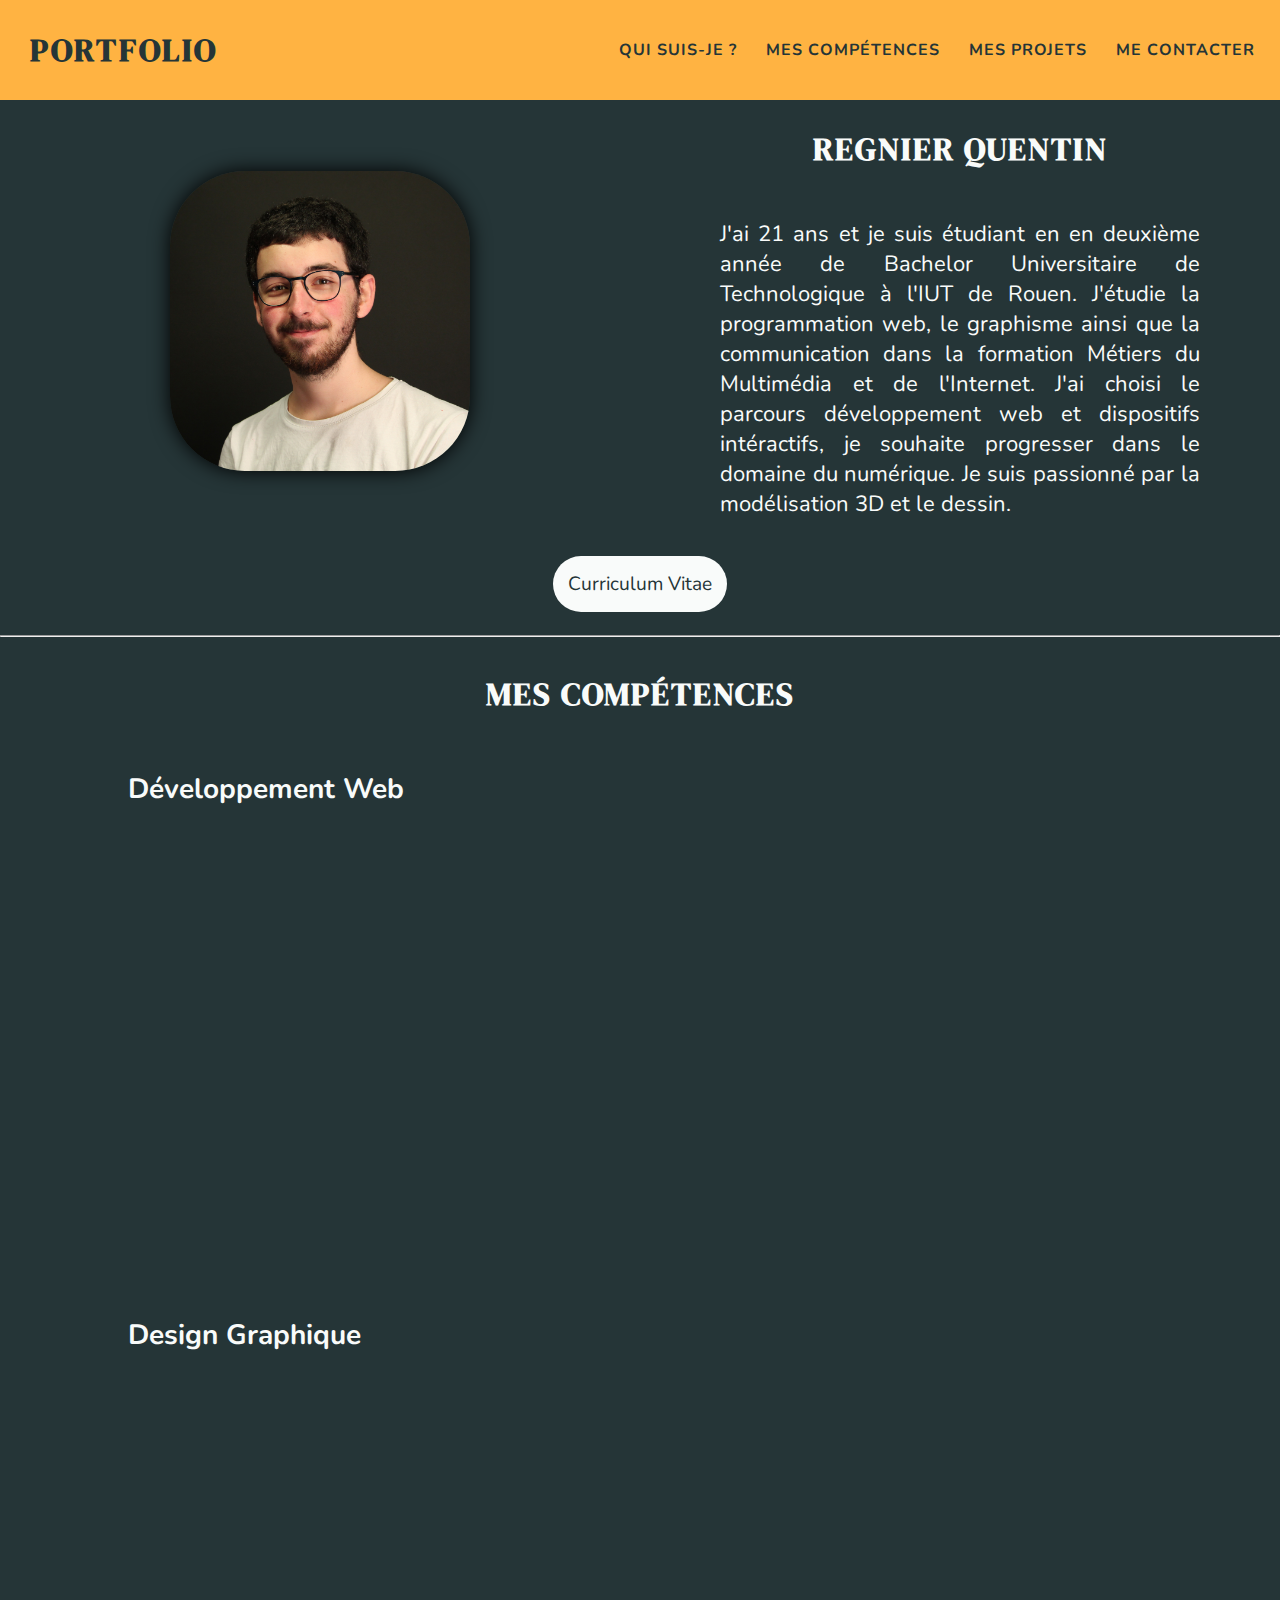
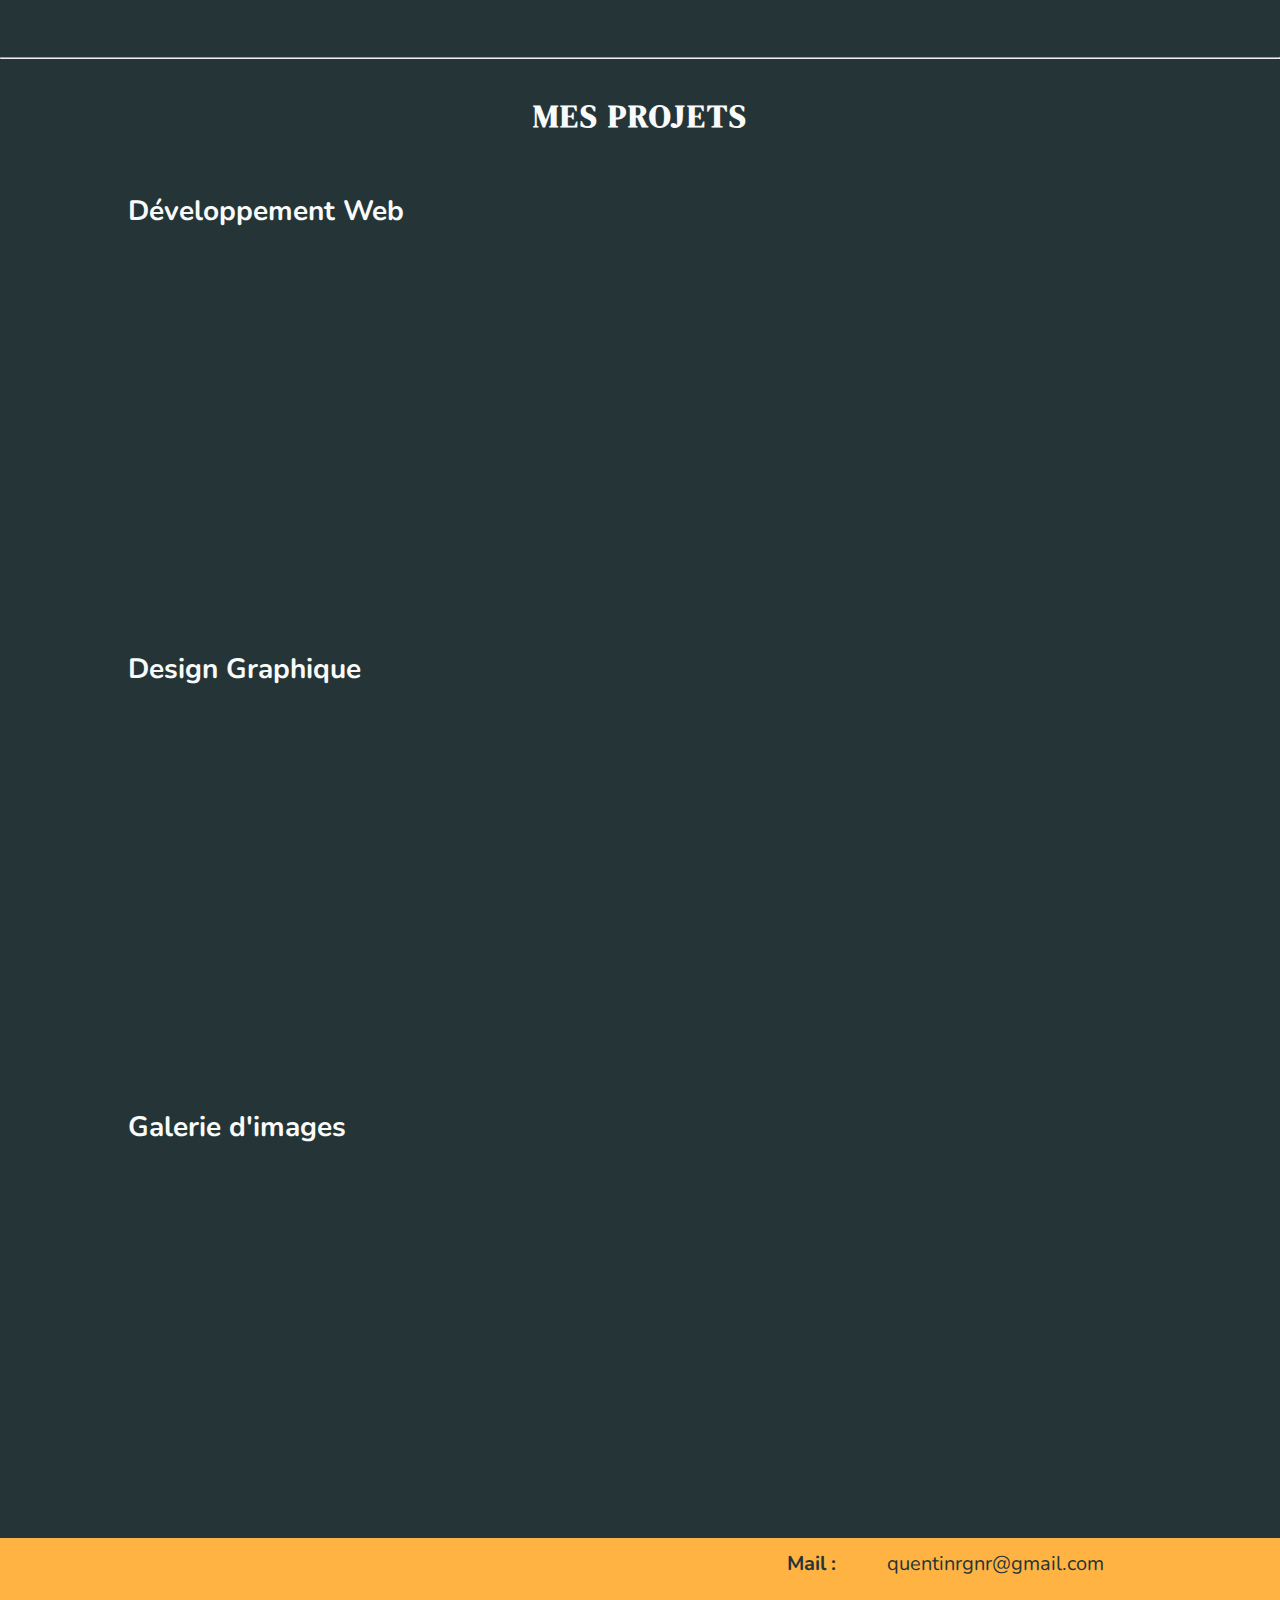
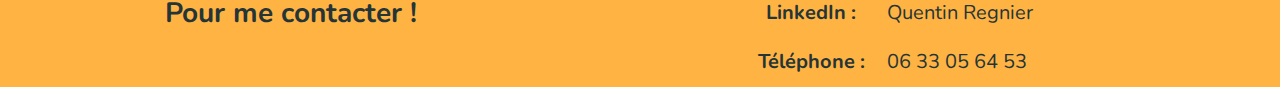
<file: index.html>
<!DOCTYPE html>
<html lang="en">
<head>
    <meta charset="UTF-8">
    <meta http-equiv="X-UA-Compatible" content="IE=edge">
    <meta name="viewport" content="width=device-width, initial-scale=1.0">
    <link rel="stylesheet" href="css/style.css">
    <title>Portfolio Quentin Regnier</title>

    <!-- typographie -->

<link rel="preconnect" href="https://fonts.googleapis.com">
<link rel="preconnect" href="https://fonts.gstatic.com" crossorigin>
<link href="https://fonts.googleapis.com/css2?family=DM+Serif+Display&family=Nunito&display=swap" rel="stylesheet"> 

</head>
<body>
    
    <div id="header"></div>
    <header id="soleil">

        <a href="#header"><h1 class="mob-list_item">Portfolio</h1></a>

        <nav>
            <a href="#header" class="mob-list_item">Qui suis-je ?</a>
            <a href="#competences" class="mob-list_item">Mes compétences</a>
            <a href="#projets" class="mob-list_item">Mes projets</a>
            <a href="#footer" class="mob-list_item">Me contacter</a>
        </nav>

        <div class="mob-menu">
            <div class="bg-menu"></div>
            <img class="mob-open" src="images/open.svg" alt="svg pour ouvrir le menu">
            <aside class="mob-wrapper close">
                <img class="mob-close" src="images/close.svg" alt="svg pour fermer le menu">
                <div class="mob-list">
                    <a href="#header" class="mob-list_item">Qui suis-je ?</a>
                    <a href="#competences" class="mob-list_item">Mes compétences</a>
                    <a href="#projets" class="mob-list_item">Mes projets</a>
                    <a href="#footer" class="mob-list_item">Me contacter</a>
                </div>
            </aside>
        </div>
    </header>

    <main id="haut">

        <article class="premier">
            <div id="qui" class="ancre"></div>


            <section>
                <img src="images/IMG_moi.jpg"  alt="Photo de Quentin Regnier">
            </section>

            <section>
                <h2>Regnier Quentin</h2>
                <p>J'ai 21 ans et je suis étudiant en en deuxième année de Bachelor Universitaire de Technologique à l'IUT de Rouen. 
                    J'étudie la programmation web, le graphisme ainsi que la communication dans la formation 
                    Métiers du Multimédia et de l'Internet. J'ai choisi le parcours développement web et dispositifs intéractifs, je souhaite progresser dans le domaine du numérique. 
                    Je suis passionné par la modélisation 3D et le dessin.
                </p>
            </section>

            <section>
                <a class="cv" href="https://drive.google.com/file/d/18db9sJ5z9812rEkWl6lfIZQ59Ujtde6s/view?usp=share_link" target="_blank">Curriculum Vitae</a>
            </section>

        </article>

        <hr>

        <article class="troisieme">
            <div id="competences" class="ancre"></div>

            <h2>Mes compétences</h2>
            <section>
                <h3>Développement Web</h3>

                <ul class="reveal">
                    <li>
                        <img src="images/icons/html5.svg" alt="icon d'html">
                        <p>L'<span>HTML</span> pour écrire le contenu des pages</p>
                    </li>
                    <li>
                        <img src="images/icons/css3.svg" alt="icon de css">
                        <p>Le <span>CSS</span> pour le style des pages</p>
                    </li>
                    <li>
                        <img src="images/icons/javascript.svg" alt="icon de javascript">
                        <p><span>JAVASCRIPT</span> pour les interactions avec l'utilisateur</p>
                    </li>
                    <li>
                        <img src="images/icons/jquery.svg" alt="icon de jquery">
                        <p><span>JQUERY</span> pour les animations et les interactions</p>
                    </li>
                    <li>
                        <img src="images/icons/php.svg" alt="icon de php">
                        <p>Le <span>PHP</span> pour le back-end du site</p>
                    </li>
                    <li>
                        <img src="images/icons/wordpress.svg" alt="icon de wordpress">
                        <p><span>WORDPRESS</span> pour un site fait en CMS</p>
                    </li>
                </ul>
            </section>
            <section>
                <h3>Design Graphique</h3>

                <ul class="reveal">
                    <li>
                        <img src="images/icons/illustrator.svg" alt="icon d'illustrator">
                        <p><span>ILLUSTRATOR</span> pour les créations en vectorielles</p>
                    </li>
                    <li>
                        <img src="images/icons/photoshop.svg" alt="icon de photoshop">
                        <p><span>PHOTOSHOP</span> pour la retouche de photo et les créations graphiques</p>
                    </li>
                    <li>
                        <img src="images/icons/premiere-pro.svg" alt="icon de première pro">
                        <p><span>PREMIER PRO</span> pour le montage de vidéo</p>
                    </li>
                    <li>
                        <img src="images/icons/blender.svg" alt="icon de blender">
                        <p><span>BLENDER</span> pour les créations en 3D</p>
                    </li>
                </ul>
            </section>
        </article>

        <hr>
        
        <article class="deuxieme">
            <div id="projets" class="ancre"></div>

            <h2>Mes projets</h2>

            <section>
                <h3>Développement Web</h3>

                <a class="block reveal" href="projets/billetterie.html">
                    <img class="projetsimg" src="images/presentation_projets/billetterie_img.jpg" alt="image de présentation du projet de billetterie">
                    <aside class="intro">
                        <h4>Billetterie</h4>
                        <p><span>PHP / SQL</span>
                            <br><br>
                            Base de données
                            <br>
                            sessions PHP
                            <br>
                            gestion CRUD
                        </p>
                    </aside>
                </a>

                <a class="block reveal" href="projets/covid.html">
                    <img class="projetsimg" src="images/presentation_projets/covid_img.jpg" alt="image de présentation du projet du dashboard sur le covid">
                    <aside class="intro">
                        <h4>Covid</h4>
                        <p><span>PHP / SQL / CHARTE.JS</span>
                            <br><br>
                            Dashboard
                            <br>
                            Base de données
                            <br>
                            Chart.js
                        </p>
                    </aside>
                </a>

                <a class="block reveal" href="projets/pastafresca.html">
                    <img class="projetsimg" src="images/presentation_projets/pastafresca_img.jpg" alt="image de présentation du projet de site du foodtruck pasta fresca">
                    <aside class="intro">
                        <h4>Pasta Fresca</h4>
                        <p><span>HTML / CSS / JAVASCRIPT</span>
                            <br><br>
                            Identité Graphique
                            <br>
                            Site internet
                        </p>
                    </aside>
                </a>

            </section>

            <section>
                <h3>Design Graphique</h3>

                <a class="block reveal" href="projets/mmifoundry.html">
                    <img class="projetsimg" src="images/presentation_projets/mmifoundry_img.jpg" alt="image de présentation du projet de la mmi foundry ">
                    <aside class="intro">
                        <h4>MMI Foundry</h4>
                        <p><span>Identité Graphique</span>
                            <br><br>
                            Logo
                            <br>
                            Affiche
                            <br>
                            Web Design
                            <br>
                            Compositing 
                            <br>
                            Mockups                            
                        </p>
                    </aside>
                </a>

                <a class="block reveal" href="projets/picto.html">
                    <img class="projetsimg" src="images/presentation_projets/picto_img.jpg" alt="image de présentation du projet de création de pictogrammes">
                    <aside class="intro">
                        <h4>Pictogrammes</h4>
                        <p><span>Cohérence Graphique</span>
                            <br><br>
                            Pictogrammes
                            <br>
                            Affiche
                            <br>
                            Compositing                          
                        </p>
                    </aside>
                </a>

                <a class="block reveal" href="projets/helloworld.html">
                    <img class="projetsimg" src="images/presentation_projets/helloworld_img.jpg" alt="image de présentation du projet hello world">
                    <aside class="intro">
                        <h4>Hello World</h4>
                        <p><span>Identité Graphique</span>
                            <br><br>
                            Logo
                            <br>
                            Affiche
                            <br>
                            Site internet
                            <br>
                            Flyer
                            <br>
                            Compositing                            
                        </p>
                    </aside>
                </a>

            </section>

            <section>
                <h3>Galerie d'images</h3>

                <a class="block reveal" href="projets/galerie.html">
                    <img class="projetsimg" src="images/presentation_projets/galerie_img.jpg" alt="image de présentation de la galerie">
                    <aside class="intro">
                        <h4>Galerie</h4>
                        <p><span>Créations</span>
                            <br><br>
                            Dessins
                            <br> 
                            Tablette graphique
                            <br>
                            Modélisations 3D
                        </p>
                    </aside>
                </a>

            </section>

        </article>

    </main>

    <footer id="footer">    

        <h3>Pour me contacter !</h3>

        <table>
            <tr>
                <th scope="row" scope="col">Mail : </th>
                <td scope="col">quentinrgnr@gmail.com</td>
            </tr>
            <tr>
                <th scope="row">LinkedIn : </th>
                <td><a href="https://fr.linkedin.com/in/quentin-regnier05" target="_blank">Quentin Regnier</a></td>
            </tr>
            <tr>
                <th scope="row">Téléphone : </th>
                <td>06 33 05 64 53</td>
            </tr>
        </table>

    </footer>
    
    <script src="js/index.js" type="text/javascript"></script>

</body>
</html>
</file>
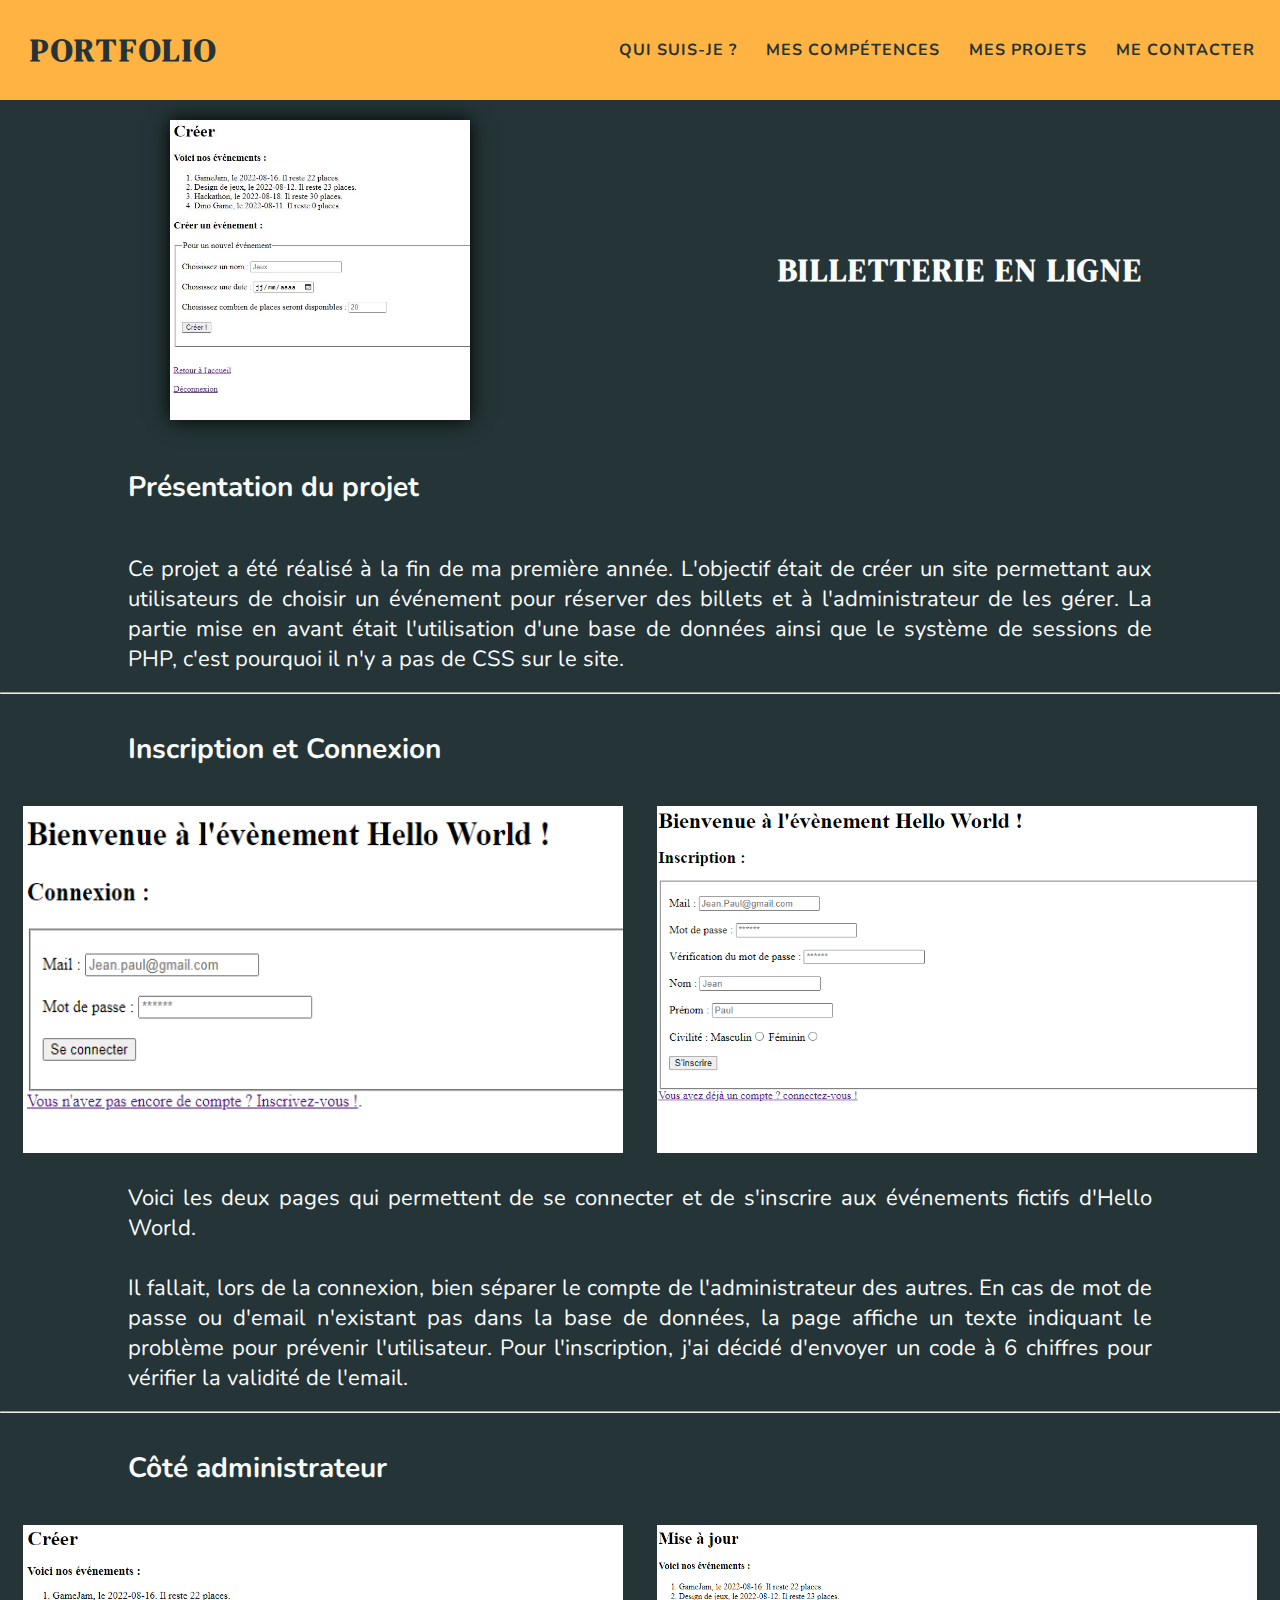
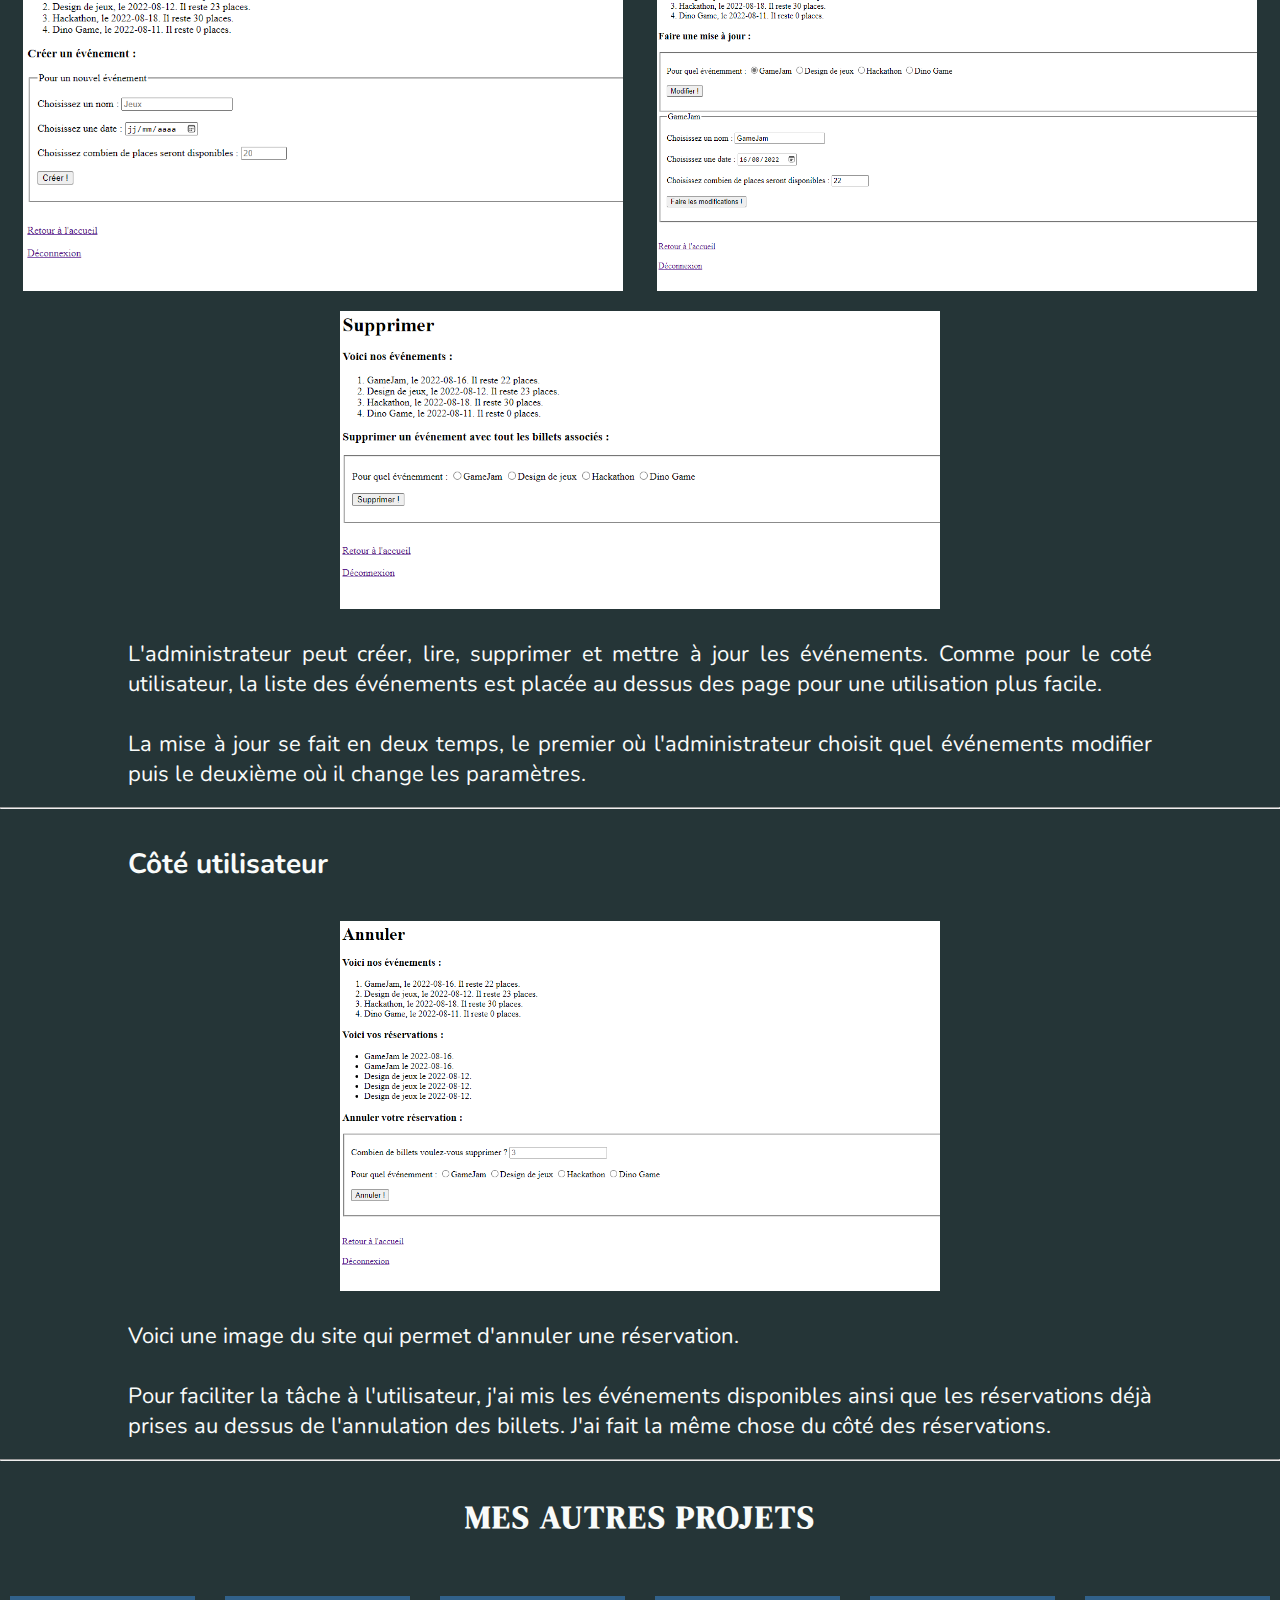
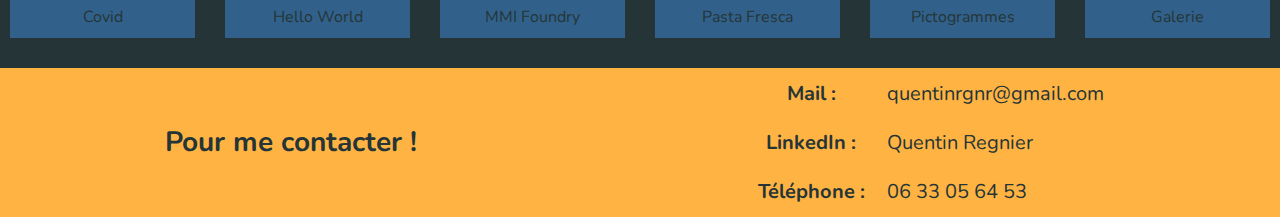
<file: projets/billetterie.html>
<!DOCTYPE html>
<html lang="en">
<head>
    <meta charset="UTF-8">
    <meta http-equiv="X-UA-Compatible" content="IE=edge">
    <meta name="viewport" content="width=device-width, initial-scale=1.0">
    <link rel="stylesheet" href="../css/style.css">
    <link rel="stylesheet" href="../css/projets.css">
    <title>Portfolio Quentin Regnier</title>

    <!-- typographie -->

<link rel="preconnect" href="https://fonts.googleapis.com">
<link rel="preconnect" href="https://fonts.gstatic.com" crossorigin>
<link href="https://fonts.googleapis.com/css2?family=DM+Serif+Display&family=Nunito&display=swap" rel="stylesheet"> 

</head>
<body>
    
    <header id="soleil">

        <a href="../index.html#header"><h1 class="mob-list_item">Portfolio</h1></a>

        <nav>
            <a href="../index.html#header" class="mob-list_item">Qui suis-je ?</a>
            <a href="../index.html#competences" class="mob-list_item">Mes compétences</a>
            <a href="../index.html#projets" class="mob-list_item">Mes projets</a>
            <a href="../index.html#footer" class="mob-list_item">Me contacter</a>
        </nav>

        <div class="mob-menu">
            <div class="bg-menu"></div>
            <img class="mob-open" src="../images/open.svg" alt="svg pour ouvrir le menu">
            <aside class="mob-wrapper close">
                <img class="mob-close" src="../images/close.svg" alt="svg pour fermer le menu">
                <div class="mob-list">
                    <a href="../index.html#header" class="mob-list_item">Qui suis-je ?</a>
                    <a href="../index.html#competences" class="mob-list_item">Mes compétences</a>
                    <a href="../index.html#projets" class="mob-list_item">Mes projets</a>
                    <a href="../index.html#footer" class="mob-list_item">Me contacter</a>
                </div>
            </aside>
        </div>
    </header>

    <main id="haut">

        <article class="deuxieme premier">

            <section>
                <img class="projetsimg" src="../images/presentation_projets/billetterie_img.jpg" alt="image de présentation du projet de billetterie">
            </section>

            <section>
                <h2>Billetterie en ligne</h2>
            </section>
        </article>

        <article class="deuxieme">
            <section>
                <h3>Présentation du projet</h3>
                <p>Ce projet a été réalisé à la fin de ma première année. L'objectif était de créer un site permettant aux utilisateurs de choisir un événement pour réserver des billets et à l'administrateur de les gérer.
                    La partie mise en avant était l'utilisation d'une base de données ainsi que le système de sessions de PHP, c'est pourquoi il n'y a pas de CSS sur le site.
                </p>
            </section>
        </article>

        <hr>

        <article class="deuxieme">
            <section>
                <h3>Inscription et Connexion</h3>
                <img src="../images/billetterie/connexion.png" alt="image de la connexion à la billetterie">
                <img src="../images/billetterie/inscription.png" alt="image d'inscription à la billetterie">
                <p>Voici les deux pages qui permettent de se connecter et de s'inscrire aux événements fictifs d'Hello World.</p>
                <p>Il fallait, lors de la connexion, bien séparer le compte de l'administrateur des autres. En cas de mot de passe ou d'email n'existant pas dans la base de données, la page affiche un texte indiquant le problème pour prévenir l'utilisateur.
                    Pour l'inscription, j'ai décidé d'envoyer un code à 6 chiffres pour vérifier la validité de l'email.</p>
            </section>
        </article>

        <hr>

        <article class="deuxieme">
            <section>
                <h3>Côté administrateur</h3>
                <img src="../images/billetterie/admin_créer.png" alt="image de la page créer de l'admin du projet de billetterie">
                <img src="../images/billetterie/admin_maj.png" alt="image de la page de mise à jour de l'admin du projet de billetterie">
                <img src="../images/billetterie/admin_supr.png" alt="image de la page supprimer de l'admin du projet de billetterie">
                <p>L'administrateur peut créer, lire, supprimer et mettre à jour les événements. Comme pour le coté utilisateur, la liste des événements est placée au dessus des page pour une utilisation plus facile.</p>
                <p>La mise à jour se fait en deux temps, le premier où l'administrateur choisit quel événements modifier puis le deuxième où il change les paramètres.</p>
            </section>
        </article>

        <hr>

        <article class="deuxieme">
            <section class="colcol">
                <h3>Côté utilisateur</h3>
                <img src="../images/billetterie/utilisateur_annuler.png" alt="image de la page annuler de l'utilisateur du projet de billetterie">
                <p>Voici une image du site qui permet d'annuler une réservation.</p>
                <p>Pour faciliter la tâche à l'utilisateur, j'ai mis les événements disponibles ainsi que les réservations déjà prises au dessus de l'annulation des billets.
                    J'ai fait la même chose du côté des réservations.
                </p>
            </section>
        </article>

        <hr>

        <article class="dixieme">
            <section>
                <h2>Mes autres projets</h2>
                <ul>
                    <a href="covid.html"><li>Covid</li></a>
                    <a href="helloworld.html"><li>Hello World</li></a>
                    <a href="mmifoundry.html"><li>MMI Foundry</li></a>
                    <a href="pastafresca.html"><li>Pasta Fresca</li></a>
                    <a href="picto.html"><li>Pictogrammes</li></a>
                    <a href="galerie.html"><li>Galerie</li></a>
                </ul>
            </section>
        </article>

    </main>

    <footer>    

        <h3>Pour me contacter !</h3>

        <table>
            <tr>
                <th scope="row" scope="col">Mail : </th>
                <td scope="col">quentinrgnr@gmail.com</td>
            </tr>
            <tr>
                <th scope="row">LinkedIn : </th>
                <td><a href="https://fr.linkedin.com/in/quentin-regnier05" target="_blank">Quentin Regnier</a></td>
            </tr>
            <tr>
                <th scope="row">Téléphone : </th>
                <td>06 33 05 64 53</td>
            </tr>
        </table>

    </footer>
    
    <script src="../js/index.js" type="text/javascript"></script>

</body>
</html>
</file>
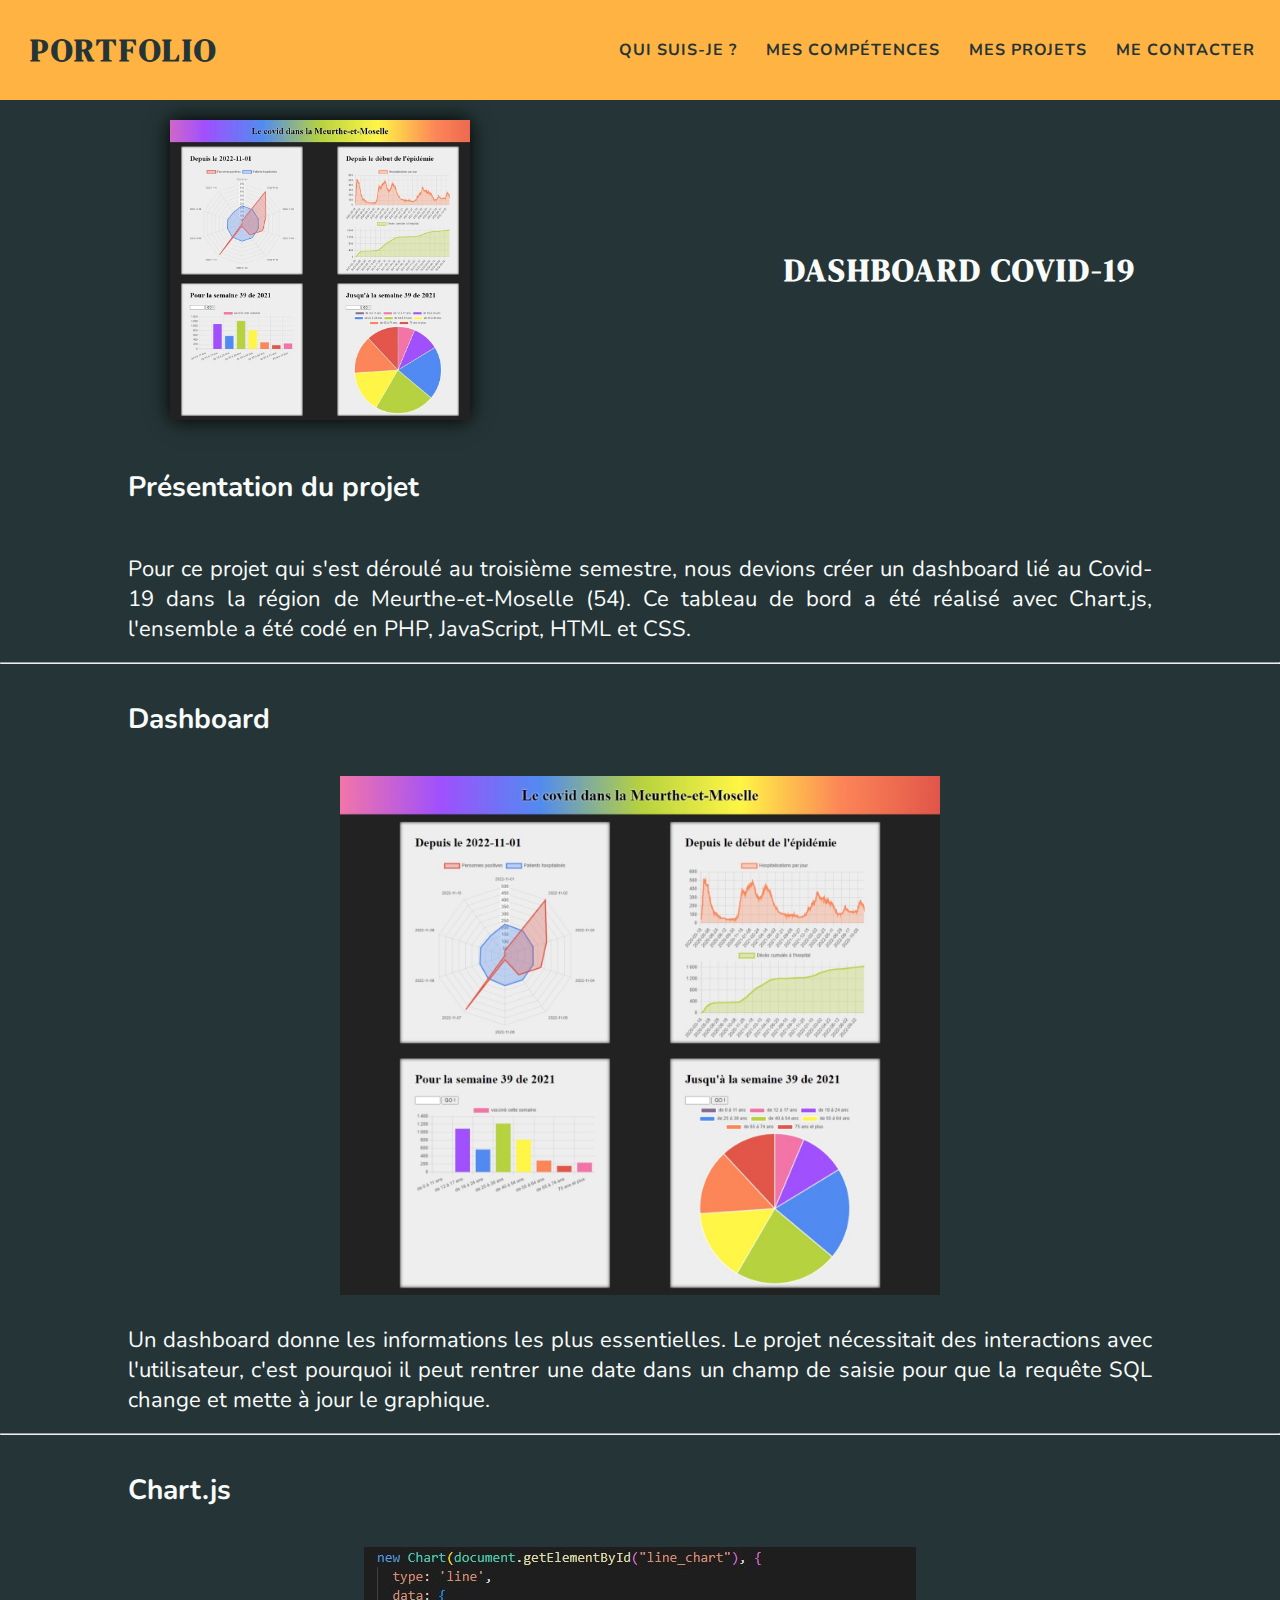
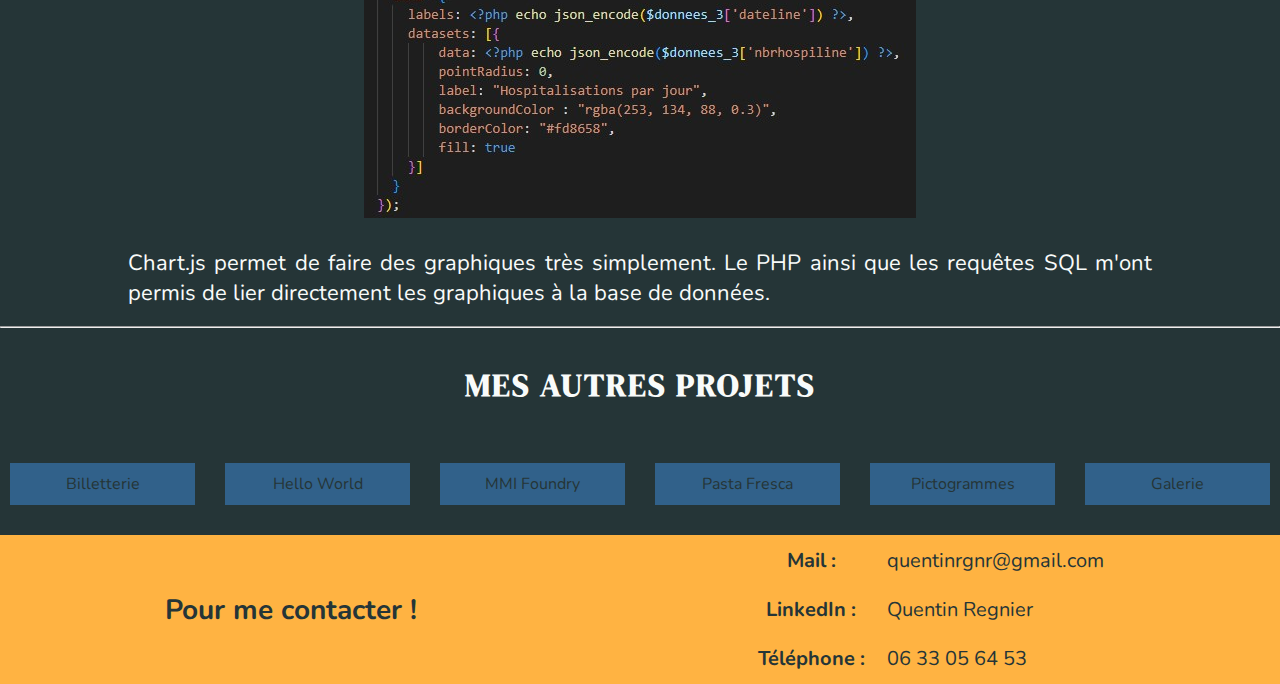
<file: projets/covid.html>
<!DOCTYPE html>
<html lang="en">
<head>
    <meta charset="UTF-8">
    <meta http-equiv="X-UA-Compatible" content="IE=edge">
    <meta name="viewport" content="width=device-width, initial-scale=1.0">
    <link rel="stylesheet" href="../css/style.css">
    <link rel="stylesheet" href="../css/projets.css">
    <title>Portfolio Quentin Regnier</title>

    <!-- typographie -->

<link rel="preconnect" href="https://fonts.googleapis.com">
<link rel="preconnect" href="https://fonts.gstatic.com" crossorigin>
<link href="https://fonts.googleapis.com/css2?family=DM+Serif+Display&family=Nunito&display=swap" rel="stylesheet"> 

</head>
<body>
    
    <header id="soleil">

        <a href="../index.html#header"><h1 class="mob-list_item">Portfolio</h1></a>

        <nav>
            <a href="../index.html#header" class="mob-list_item">Qui suis-je ?</a>
            <a href="../index.html#competences" class="mob-list_item">Mes compétences</a>
            <a href="../index.html#projets" class="mob-list_item">Mes projets</a>
            <a href="../index.html#footer" class="mob-list_item">Me contacter</a>
        </nav>

        <div class="mob-menu">
            <div class="bg-menu"></div>
            <img class="mob-open" src="../images/open.svg" alt="svg pour ouvrir le menu">
            <aside class="mob-wrapper close">
                <img class="mob-close" src="../images/close.svg" alt="svg pour fermer le menu">
                <div class="mob-list">
                    <a href="../index.html#header" class="mob-list_item">Qui suis-je ?</a>
                    <a href="../index.html#competences" class="mob-list_item">Mes compétences</a>
                    <a href="../index.html#projets" class="mob-list_item">Mes projets</a>
                    <a href="../index.html#footer" class="mob-list_item">Me contacter</a>
                </div>
            </aside>
        </div>
    </header>

    <main id="haut">

        <article class=" deuxieme premier">

            <section>
                <img class="projetsimg" src="../images/presentation_projets/covid_img.jpg" alt="image de présentation du projet du dashboard sur le covid">
            </section>

            <section>
                <h2>Dashboard Covid-19</h2>
            </section>
        </article>

        <article class="deuxieme">
            <section>
                <h3>Présentation du projet</h3>
                <p>Pour ce projet qui s'est déroulé au troisième semestre, nous devions créer un dashboard lié au Covid-19 dans la région de Meurthe-et-Moselle (54). 
                    Ce tableau de bord a été réalisé avec Chart.js, l'ensemble a été codé en PHP, JavaScript, HTML et CSS.
                </p>
            </section>
        </article>

        <hr>

        <article class="deuxieme">

            <section>
                <h3>Dashboard</h3>
                <img src="../images/covid/page.jpeg" alt="image du dashboard sur le covid">
                <p>Un dashboard donne les informations les plus essentielles. Le projet nécessitait des interactions avec l'utilisateur, c'est pourquoi il peut rentrer une date dans un champ de saisie pour que la requête SQL change et mette à jour le graphique.
                </p>
            </section>

        </article>

        <hr>

        <article class="deuxieme">

            <section class="colcol">
                <h3>Chart.js</h3>
                <img src="../images/covid/covidcode.jpg" alt="image du code du dashboard sur le covid">
                <p style="width: 100%;">Chart.js permet de faire des graphiques très simplement. Le PHP ainsi que les requêtes SQL m'ont permis de lier directement les graphiques à la base de données.
                </p>
            </section>

        </article>

        <hr>

        <article class="dixieme">
            <section>
                <h2>Mes autres projets</h2>
                <ul>
                    <a href="billetterie.html"><li>Billetterie</li></a>
                    <a href="helloworld.html"><li>Hello World</li></a>
                    <a href="mmifoundry.html"><li>MMI Foundry</li></a>
                    <a href="pastafresca.html"><li>Pasta Fresca</li></a>
                    <a href="picto.html"><li>Pictogrammes</li></a>
                    <a href="galerie.html"><li>Galerie</li></a>
                </ul>
            </section>
        </article>

    </main>

    <footer>    

        <h3>Pour me contacter !</h3>

        <table>
            <tr>
                <th scope="row" scope="col">Mail : </th>
                <td scope="col">quentinrgnr@gmail.com</td>
            </tr>
            <tr>
                <th scope="row">LinkedIn : </th>
                <td><a href="https://fr.linkedin.com/in/quentin-regnier05" target="_blank">Quentin Regnier</a></td>
            </tr>
            <tr>
                <th scope="row">Téléphone : </th>
                <td>06 33 05 64 53</td>
            </tr>
        </table>

    </footer>
    
    <script src="../js/index.js" type="text/javascript"></script>

</body>
</html>
</file>
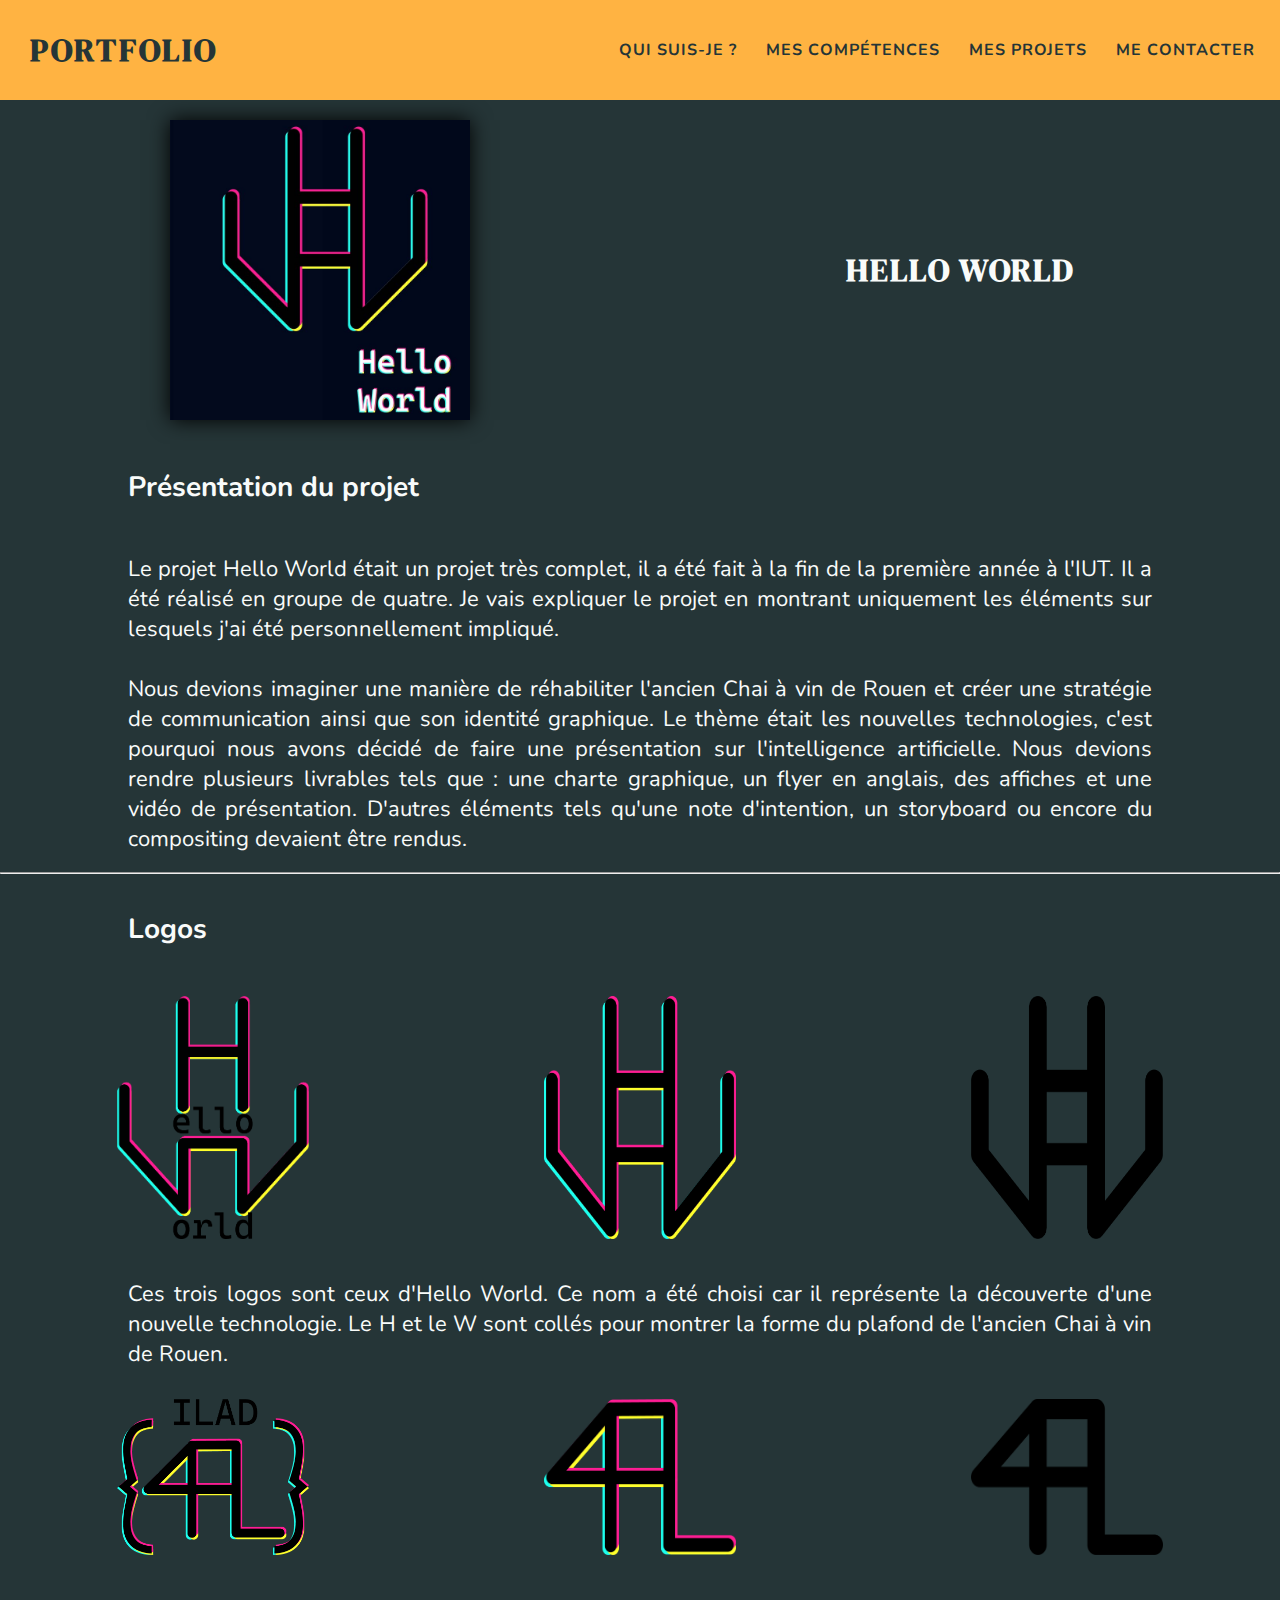
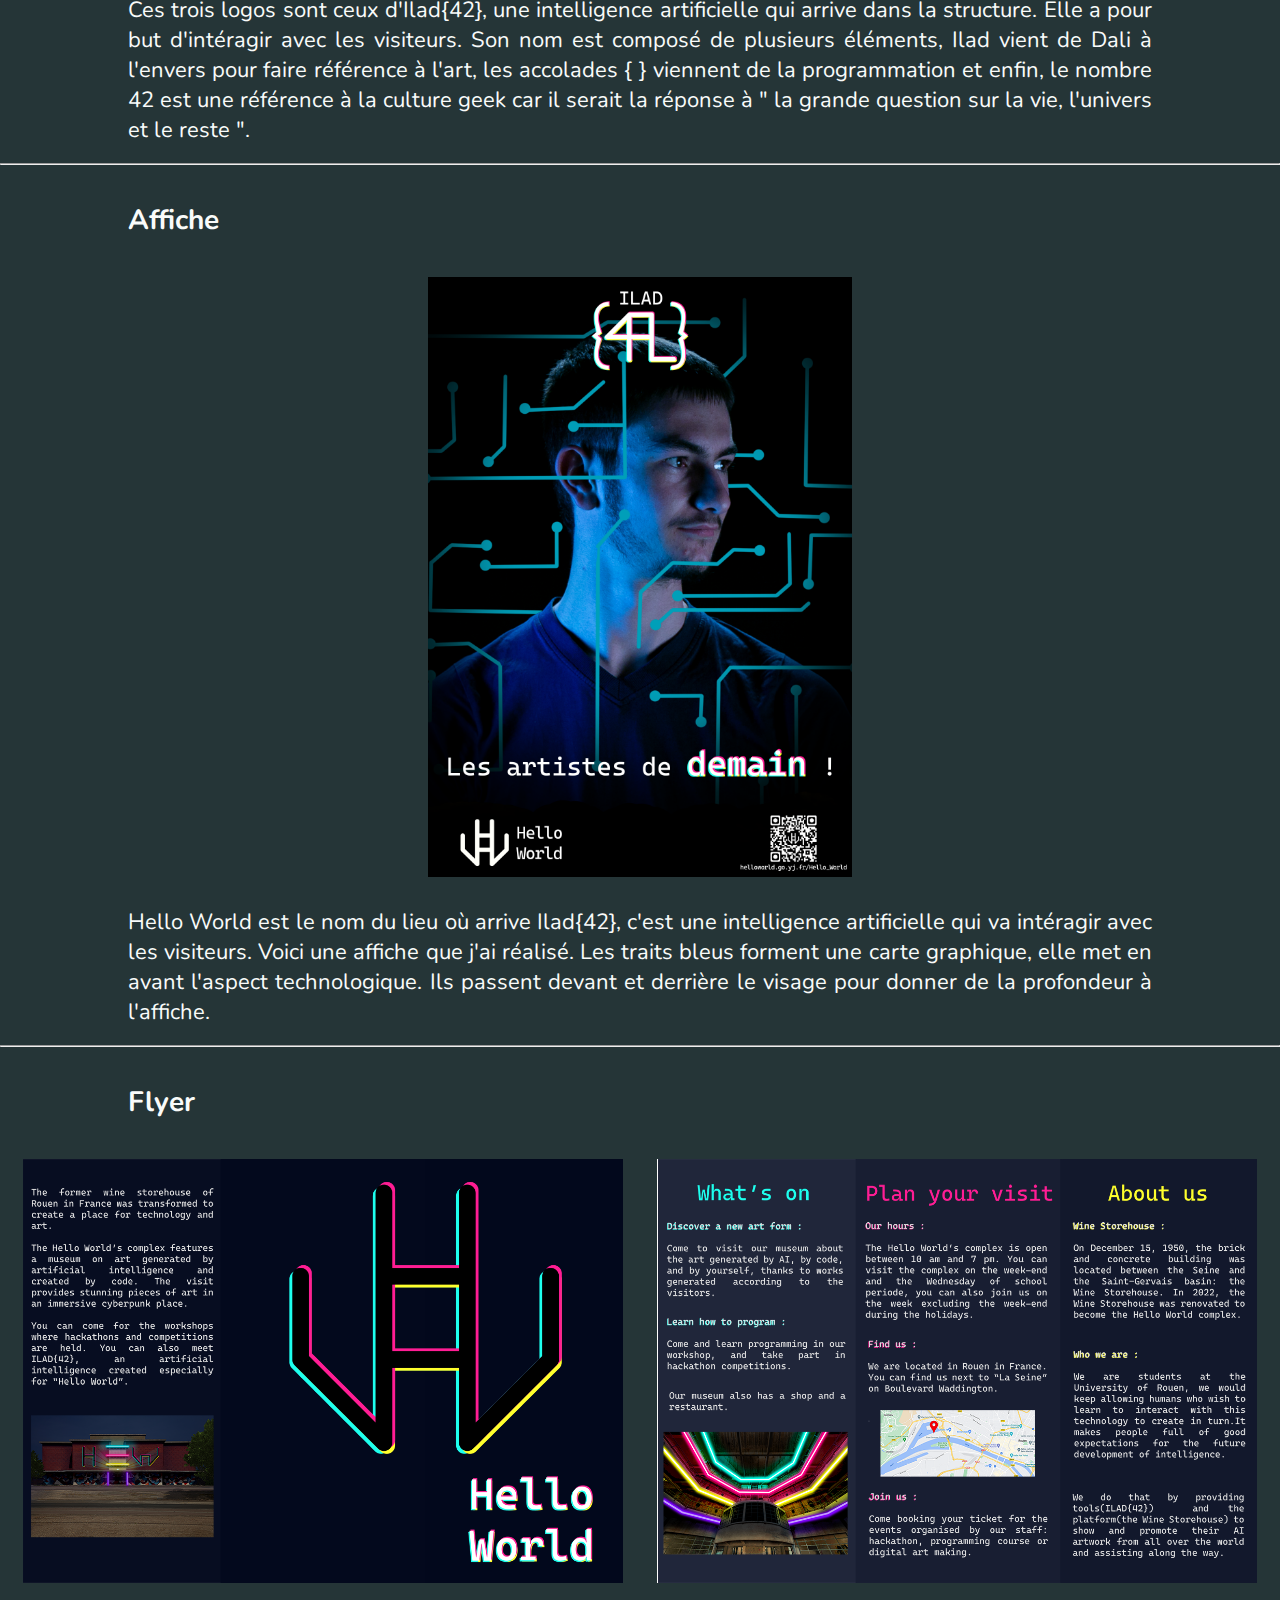
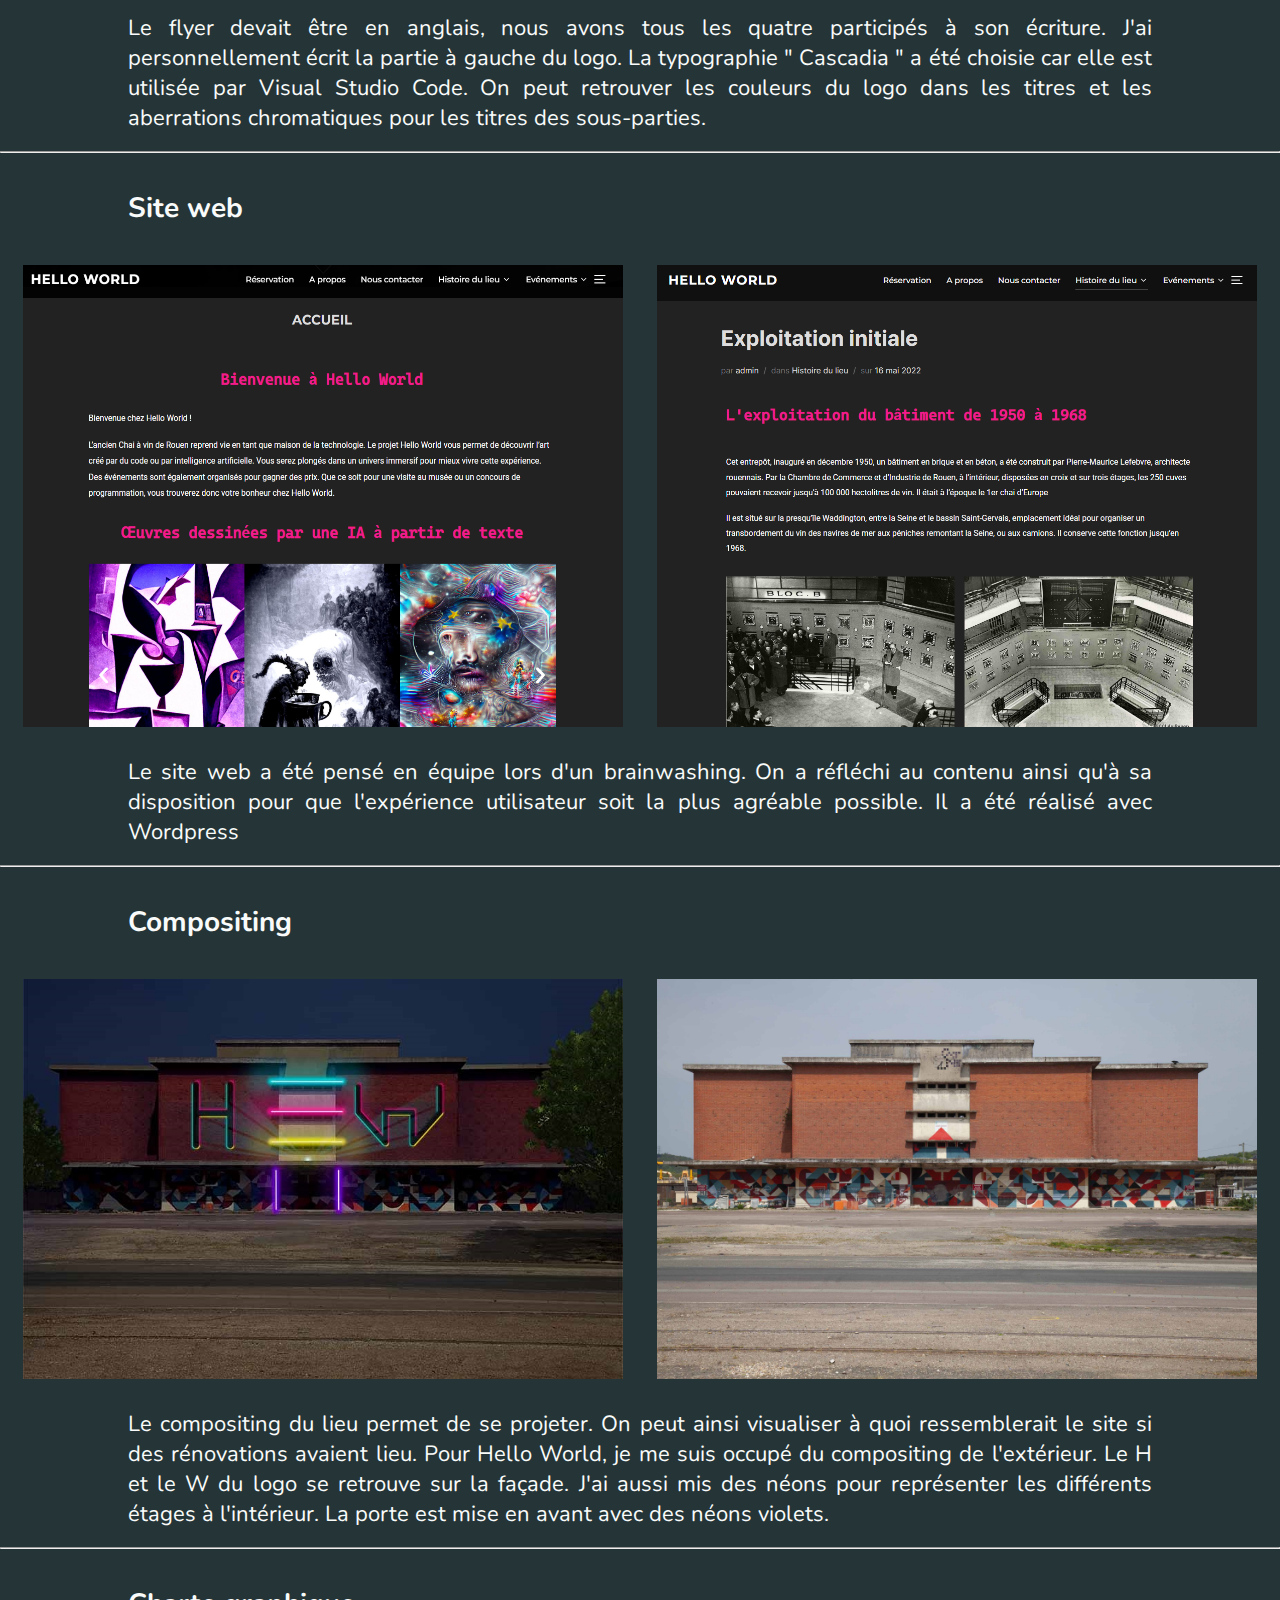
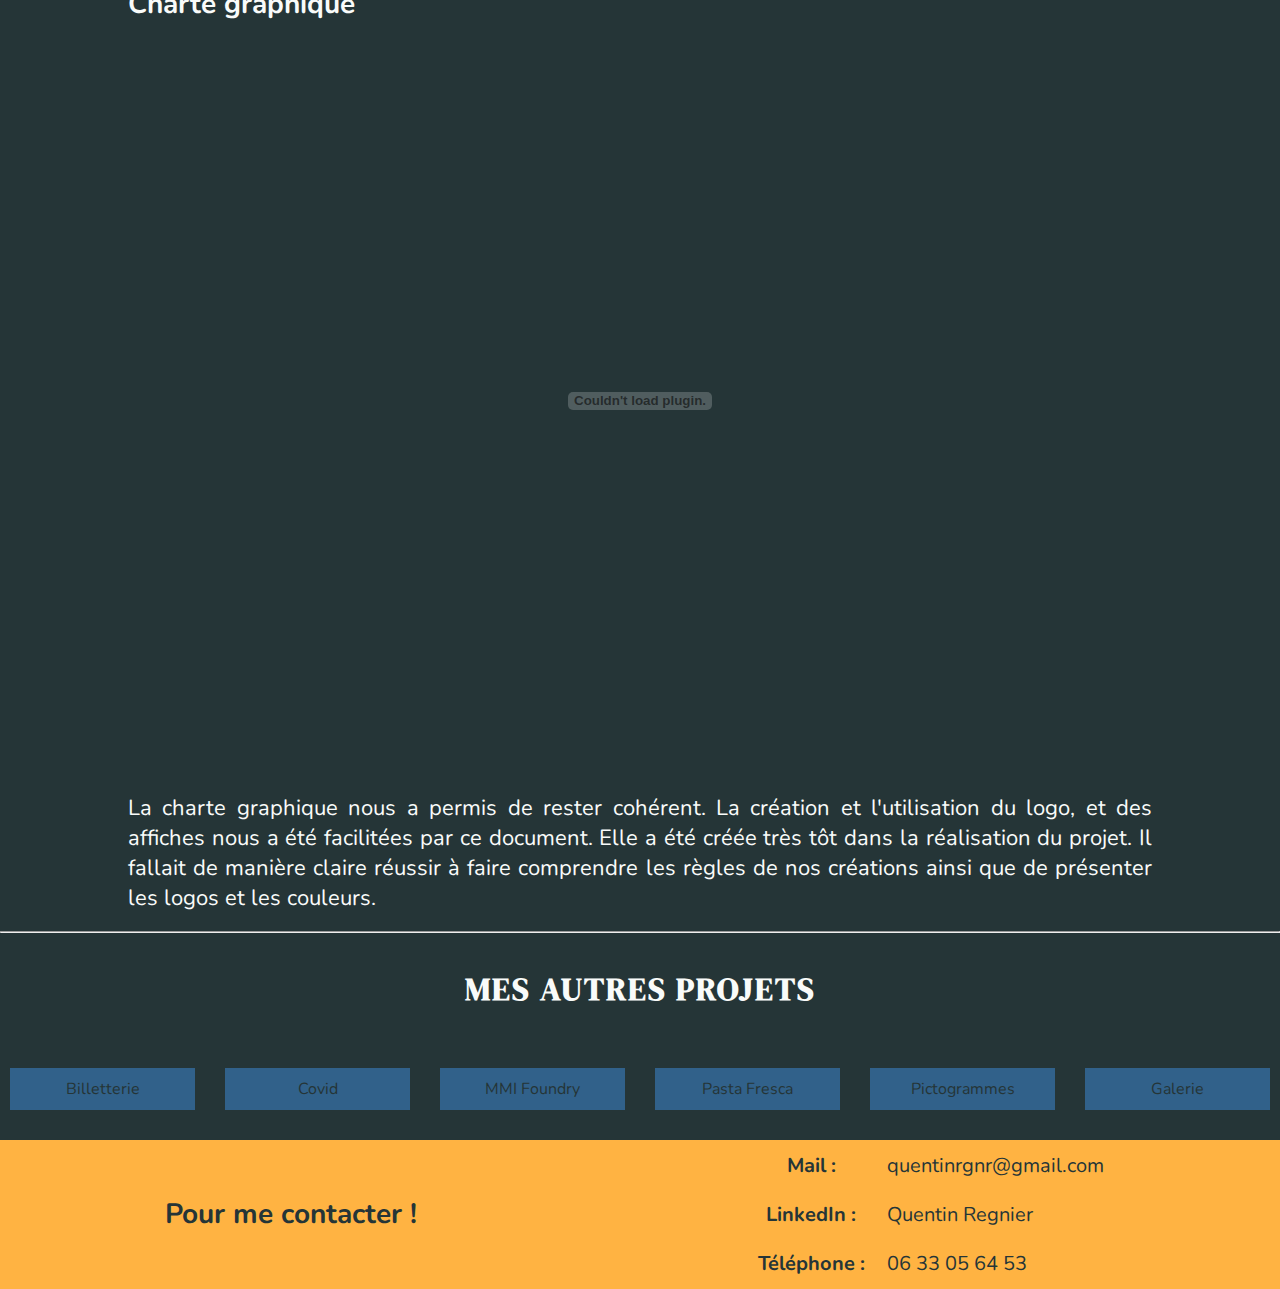
<file: projets/helloworld.html>
<!DOCTYPE html>
<html lang="en">
<head>
    <meta charset="UTF-8">
    <meta http-equiv="X-UA-Compatible" content="IE=edge">
    <meta name="viewport" content="width=device-width, initial-scale=1.0">
    <link rel="stylesheet" href="../css/style.css">
    <link rel="stylesheet" href="../css/projets.css">
    <title>Portfolio Quentin Regnier</title>

    <!-- typographie -->

<link rel="preconnect" href="https://fonts.googleapis.com">
<link rel="preconnect" href="https://fonts.gstatic.com" crossorigin>
<link href="https://fonts.googleapis.com/css2?family=DM+Serif+Display&family=Nunito&display=swap" rel="stylesheet"> 

</head>
<body>
    
    <header id="soleil">

        <a href="../index.html#header"><h1 class="mob-list_item">Portfolio</h1></a>

        <nav>
            <a href="../index.html#header" class="mob-list_item">Qui suis-je ?</a>
            <a href="../index.html#competences" class="mob-list_item">Mes compétences</a>
            <a href="../index.html#projets" class="mob-list_item">Mes projets</a>
            <a href="../index.html#footer" class="mob-list_item">Me contacter</a>
        </nav>

        <div class="mob-menu">
            <div class="bg-menu"></div>
            <img class="mob-open" src="../images/open.svg" alt="svg pour ouvrir le menu">
            <aside class="mob-wrapper close">
                <img class="mob-close" src="../images/close.svg" alt="svg pour fermer le menu">
                <div class="mob-list">
                    <a href="../index.html#header" class="mob-list_item">Qui suis-je ?</a>
                    <a href="../index.html#competences" class="mob-list_item">Mes compétences</a>
                    <a href="../index.html#projets" class="mob-list_item">Mes projets</a>
                    <a href="../index.html#footer" class="mob-list_item">Me contacter</a>
                </div>
            </aside>
        </div>
    </header>

    <main id="haut" class="place">

        <article class="premier deuxieme">

            <section>
                <img class="projetsimg" src="../images/presentation_projets/helloworld_img.jpg" alt="image de présentation du projet hello world">
            </section>

            <section>
                <h2>Hello World</h2>
            </section>

        </article>

        <article class="deuxieme">
            <section>
                <h3>Présentation du projet</h3>
                <p>Le projet Hello World était un projet très complet, il a été fait à la fin de la première année à l'IUT. 
                    Il a été réalisé en groupe de quatre. Je vais expliquer le projet en montrant uniquement les éléments sur lesquels j'ai été personnellement impliqué.
                </p>
                <p>
                    Nous devions imaginer une manière de réhabiliter l'ancien Chai à vin de Rouen et créer une stratégie de communication ainsi que son identité graphique.
                    Le thème était les nouvelles technologies, c'est pourquoi nous avons décidé de faire une présentation sur l'intelligence artificielle.
                    Nous devions rendre plusieurs livrables tels que : une charte graphique, un flyer en anglais, des affiches et une vidéo de présentation.
                    D'autres éléments tels qu'une note d'intention, un storyboard ou encore du compositing devaient être rendus.

                </p>
            </section>
        </article>

        <hr>

        <article class="deuxieme">
            <section>
                <h3>Logos</h3>
                <section>
                    <img class="logohw" src="../images/helloworld/hello-world-logo-grand.png" alt="image du logo grande taille du projet hello world">
                    <img class="logohw" src="../images/helloworld/hello-world-logo-moyen.png" alt="image du logo taille moyenne du projet hello world">
                    <img class="logohw" src="../images/helloworld/hello-world-logo-petit.png" alt="image du logo petite taille du projet hello world">
                </section>

                <p>Ces trois logos sont ceux d'Hello World. Ce nom a été choisi car il représente la découverte d'une nouvelle technologie.
                    Le H et le W sont collés pour montrer la forme du plafond de l'ancien Chai à vin de Rouen.
                </p>

                <section>
                    <img class="logohw" src="../images/helloworld/ilad42-logo-grand.png" alt="image du logo ilad42 grande taille du projet hello world">
                    <img class="logohw" src="../images/helloworld/ilad42-logo-moyen.png" alt="image du logo ilad42 taille moyenne du projet hello world">
                    <img class="logohw" src="../images/helloworld/ilad42-logo-petit.png" alt="image du logo ilad42 petite taille du projet hello world">
                </section>

                <p>Ces trois logos sont ceux d'Ilad{42}, une intelligence artificielle qui arrive dans la structure.
                    Elle a pour but d'intéragir avec les visiteurs. Son nom est composé de plusieurs éléments, Ilad vient de Dali à l'envers pour faire référence à l'art, les accolades { }
                    viennent de la programmation et enfin, le nombre 42 est une référence à la culture geek car il serait la réponse à " la grande question sur la vie, l'univers et le reste ".
                </p> 
            </section>
        </article>

        <hr>

        <article class="deuxieme">
            <section>
                <h3>Affiche</h3>
                <img src="../images/helloworld/ilad42_affiche2.png" alt="image de l'affiche du projet hello world">
                <p >Hello World est le nom du lieu où arrive Ilad{42}, c'est une intelligence artificielle qui va intéragir avec les visiteurs.
                    Voici une affiche que j'ai réalisé. Les traits bleus forment une carte graphique, elle met en avant l'aspect technologique.
                    Ils passent devant et derrière le visage pour donner de la profondeur à l'affiche.
                </p>
            </section>
        </article>

        <hr>

        <article class="deuxieme">
            <section>
                <h3>Flyer</h3>
                <img src="../images/helloworld/Recto.png" alt="image du recto du flyer du projet hello world">
                <img src="../images/helloworld/Verso.png" alt="image du verso du flyer du projet hello world">
                <p>Le flyer devait être en anglais, nous avons tous les quatre participés à son écriture.
                    J'ai personnellement écrit la partie à gauche du logo. La typographie " Cascadia " a été choisie car elle est utilisée par Visual Studio Code.
                    On peut retrouver les couleurs du logo dans les titres et les aberrations chromatiques pour les titres des sous-parties.
                </p>
            </section>
        </article>

        <hr>

        <article class="deuxieme">
            <section>
                <h3>Site web</h3>
                <img src="../images/helloworld/Capture.PNG.png" alt="image d'une page du site web du projet hello world">
                <img src="../images/helloworld/Capture1.PNG.png" alt="image d'une page du site web du projet hello world">
                <p>Le site web a été pensé en équipe lors d'un brainwashing. On a réfléchi au contenu ainsi qu'à sa disposition
                    pour que l'expérience utilisateur soit la plus agréable possible. Il a été réalisé avec Wordpress
                </p>
            </section>
        </article>

        <hr>

        <article class="deuxieme">
            <section>
                <h3>Compositing</h3>
                <img src="../images/helloworld/facade1.jpg" alt="image de la façade du  bâtiment après les rénovations du projet hello world">
                <img src="../images/helloworld/lieu2.jpg" alt="image de la façade du  bâtiment avant les rénovations du projet hello world">
                <p>Le compositing du lieu permet de se projeter. On peut ainsi visualiser à quoi ressemblerait le site si des rénovations avaient lieu.
                    Pour Hello World, je me suis occupé du compositing de l'extérieur. Le H et le W du logo se retrouve sur la façade. J'ai aussi mis des néons pour représenter les différents étages à l'intérieur. La porte est mise en avant avec des néons violets.
                </p>
            </section>
        </article>

        <hr>

        <article class="deuxieme part">
            <section>
                <h3>Charte graphique</h3>
                <embed src="../images/helloworld/chartegraphique.pdf" type="application/pdf"/>
                <section>
                <a style="color: #253537; width: 100%; text-align: center;" href="../images/helloworld/chartegraphique.pdf" target="_blank" >Téléchargez le fichier PDF ici : charte graphique</a>
                <p>La charte graphique nous a permis de rester cohérent. La création et l'utilisation du logo, et des affiches nous a été facilitées par ce document.
                    Elle a été créée très tôt dans la réalisation du projet. Il fallait de manière claire réussir à faire comprendre les règles de nos créations ainsi que de présenter les logos et les couleurs.
                </p>
                </section>
            </section>
        </article>

        <hr>

        <article class="dixieme">
            <section>
                <h2>Mes autres projets</h2>
                <ul>
                    <a href="billetterie.html"><li>Billetterie</li></a>
                    <a href="covid.html"><li>Covid</li></a>
                    <a href="mmifoundry.html"><li>MMI Foundry</li></a>
                    <a href="pastafresca.html"><li>Pasta Fresca</li></a>
                    <a href="picto.html"><li>Pictogrammes</li></a>
                    <a href="galerie.html"><li>Galerie</li></a>
                </ul>
            </section>
        </article>

    </main>

    <footer>    

        <h3>Pour me contacter !</h3>

        <table>
            <tr>
                <th scope="row" scope="col">Mail : </th>
                <td scope="col">quentinrgnr@gmail.com</td>
            </tr>
            <tr>
                <th scope="row">LinkedIn : </th>
                <td><a href="https://fr.linkedin.com/in/quentin-regnier05" target="_blank">Quentin Regnier</a></td>
            </tr>
            <tr>
                <th scope="row">Téléphone : </th>
                <td>06 33 05 64 53</td>
            </tr>
        </table>

    </footer>
    
    <script src="../js/index.js" type="text/javascript"></script>

</body>
</html>
</file>
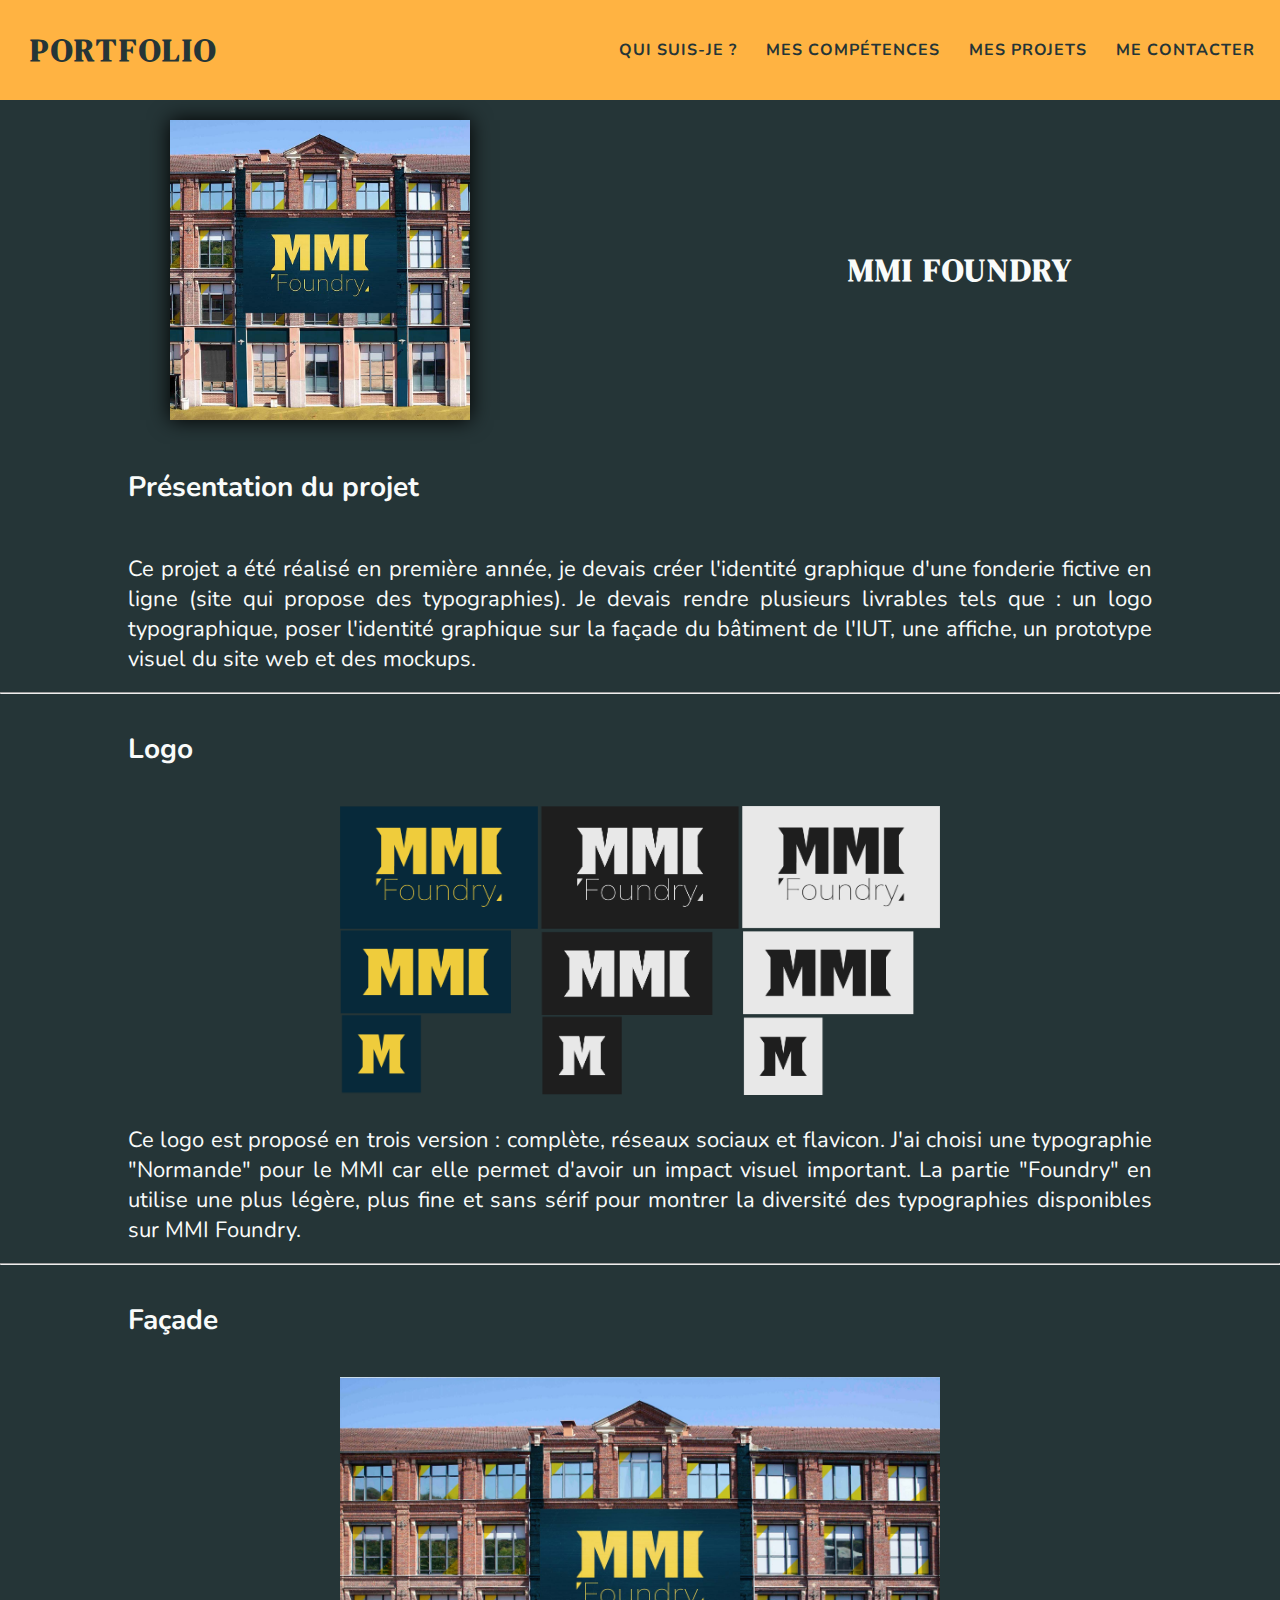
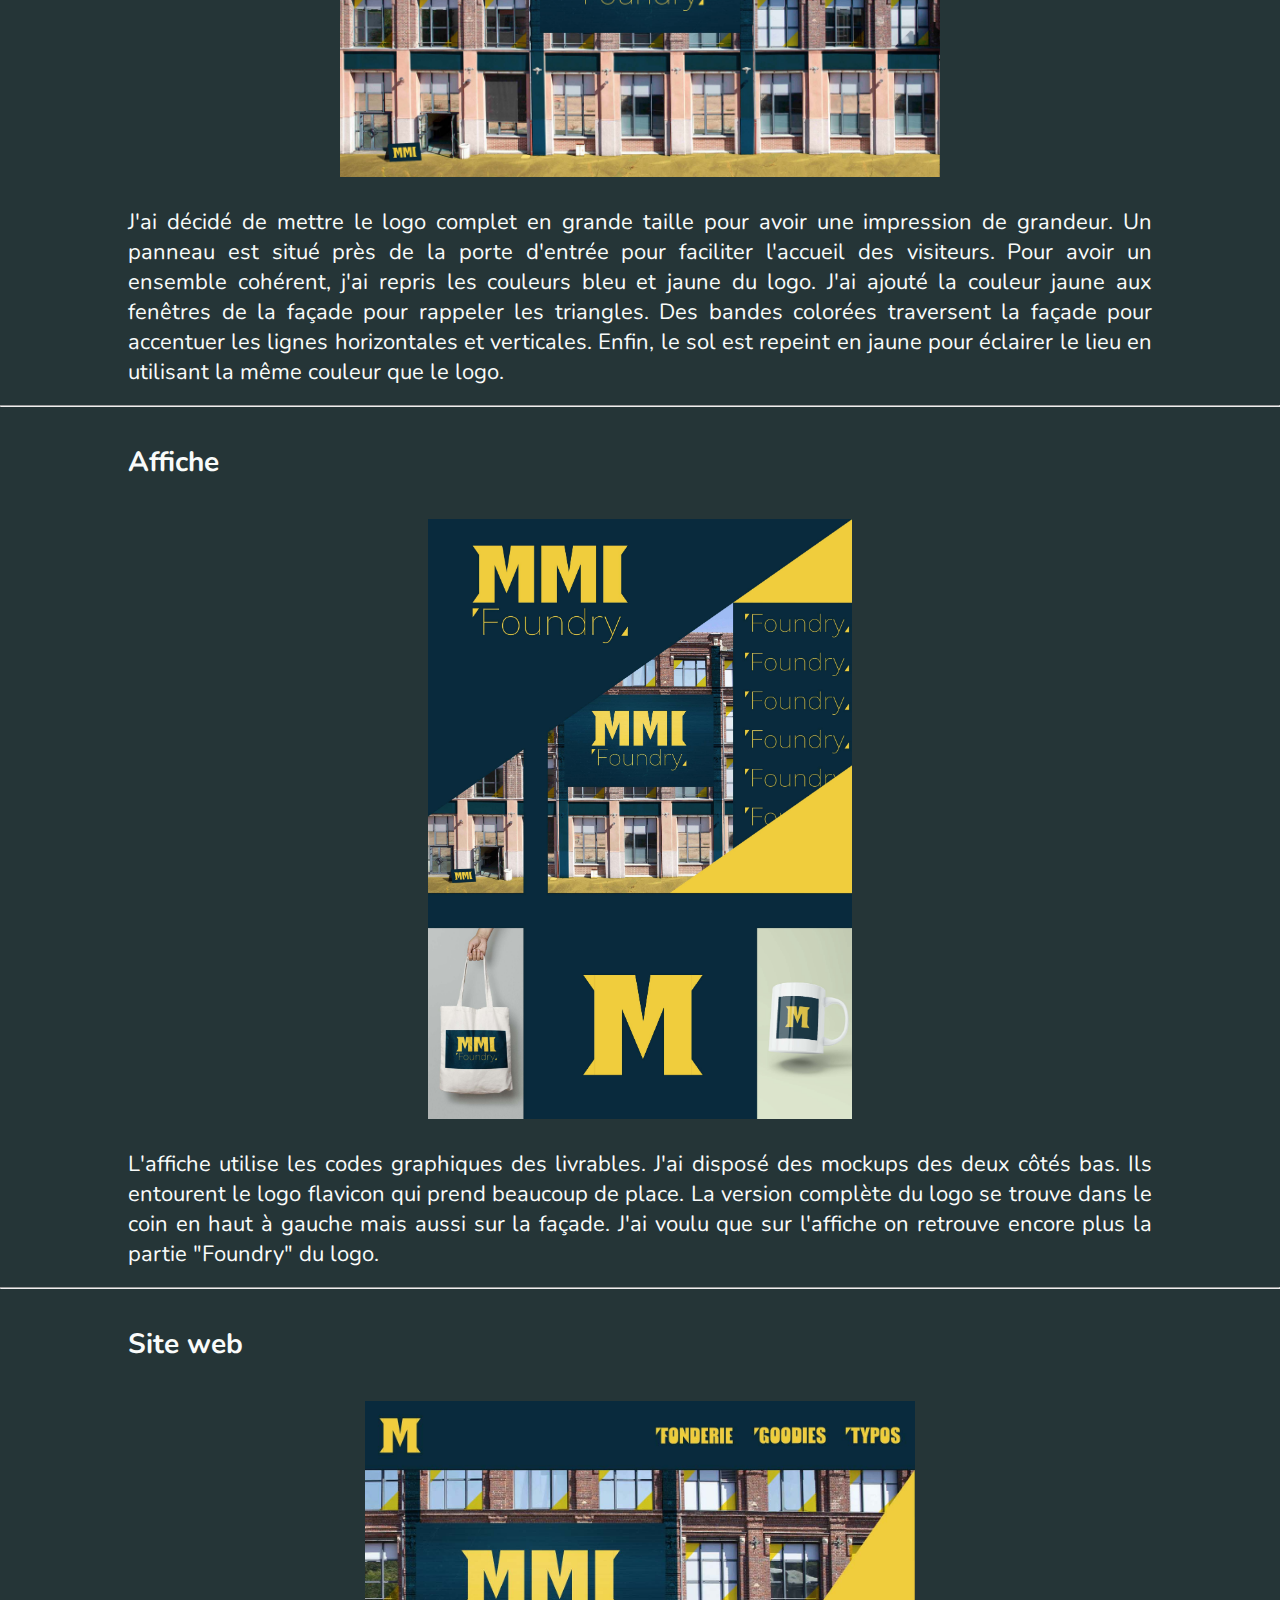
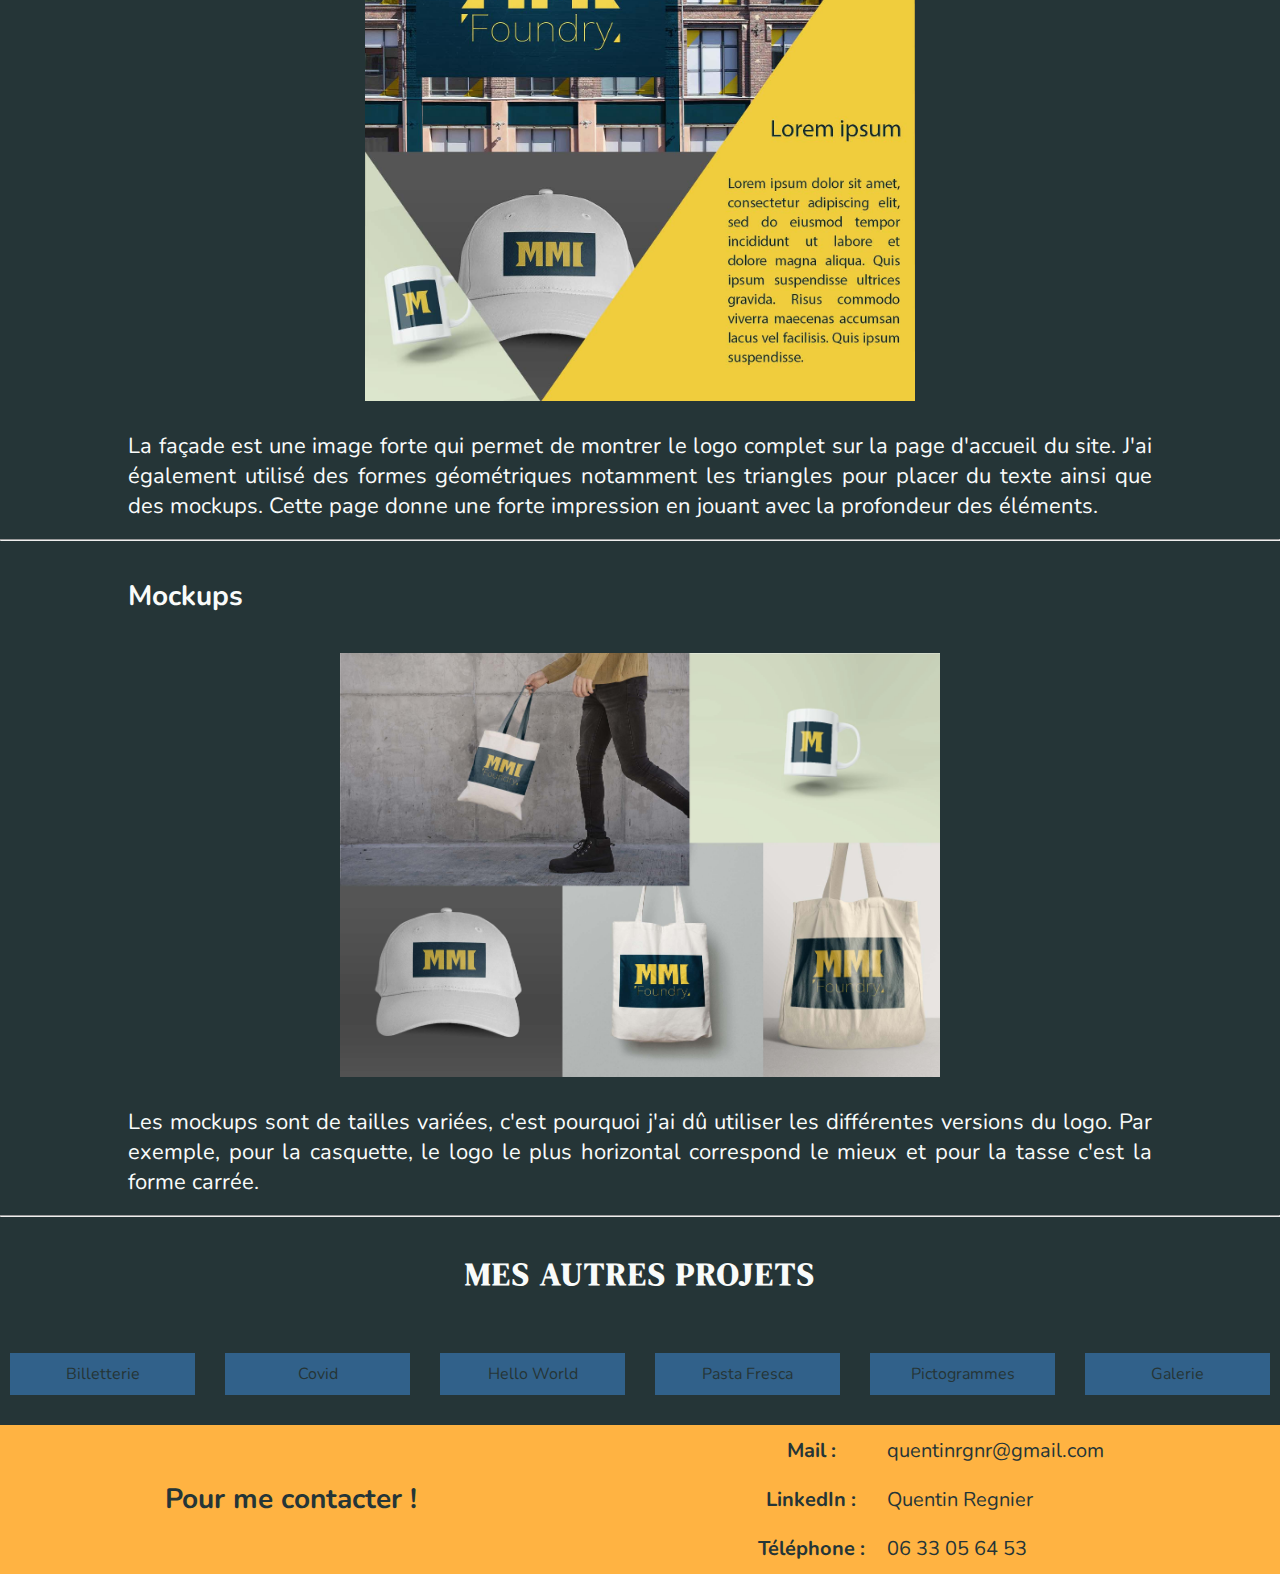
<file: projets/mmifoundry.html>
<!DOCTYPE html>
<html lang="en">
<head>
    <meta charset="UTF-8">
    <meta http-equiv="X-UA-Compatible" content="IE=edge">
    <meta name="viewport" content="width=device-width, initial-scale=1.0">
    <link rel="stylesheet" href="../css/style.css">
    <link rel="stylesheet" href="../css/projets.css">
    <title>Portfolio Quentin Regnier</title>

    <!-- typographie -->

<link rel="preconnect" href="https://fonts.googleapis.com">
<link rel="preconnect" href="https://fonts.gstatic.com" crossorigin>
<link href="https://fonts.googleapis.com/css2?family=DM+Serif+Display&family=Nunito&display=swap" rel="stylesheet"> 

</head>
<body>
    
    <header id="soleil">

        <a href="../index.html#header"><h1 class="mob-list_item">Portfolio</h1></a>

        <nav>
            <a href="../index.html#header" class="mob-list_item">Qui suis-je ?</a>
            <a href="../index.html#competences" class="mob-list_item">Mes compétences</a>
            <a href="../index.html#projets" class="mob-list_item">Mes projets</a>
            <a href="../index.html#footer" class="mob-list_item">Me contacter</a>
        </nav>

        <div class="mob-menu">
            <div class="bg-menu"></div>
            <img class="mob-open" src="../images/open.svg" alt="svg pour ouvrir le menu">
            <aside class="mob-wrapper close">
                <img class="mob-close" src="../images/close.svg" alt="svg pour fermer le menu">
                <div class="mob-list">
                    <a href="../index.html#header" class="mob-list_item">Qui suis-je ?</a>
                    <a href="../index.html#competences" class="mob-list_item">Mes compétences</a>
                    <a href="../index.html#projets" class="mob-list_item">Mes projets</a>
                    <a href="../index.html#footer" class="mob-list_item">Me contacter</a>
                </div>
            </aside>
        </div>
    </header>

    <main id="haut">

        <article class="premier deuxieme">

            <section>
                <img class="projetsimg" src="../images/presentation_projets/mmifoundry_img.jpg" alt="image de présentation du projet de la mmi foundry ">
            </section>

            <section>
                <h2>MMI Foundry</h2>
            </section>
        </article>

        <article class="deuxieme">
            <section>
                <h3>Présentation du projet</h3>
                <p>Ce projet a été réalisé en première année, je devais créer l'identité graphique d'une fonderie fictive en ligne (site qui propose des typographies).
                    Je devais rendre plusieurs livrables tels que : un logo typographique, poser l'identité graphique sur la façade du bâtiment de l'IUT, une affiche, 
                    un prototype visuel du site web et des mockups.
                </p>
            </section>
        </article>

        <hr>

        <article class="deuxieme">
            <section>
                <h3>Logo</h3>
                <img src="../images/mmifoundry/logo.png" alt="image des logos du projet de la mmi foundry ">
                <p>Ce logo est proposé en trois version : complète, réseaux sociaux et flavicon. J'ai choisi une typographie "Normande" pour le MMI car elle permet d'avoir 
                    un impact visuel important. La partie "Foundry" en utilise une plus légère, plus fine et sans sérif pour montrer la diversité des typographies disponibles sur MMI Foundry.
                </p>
            </section>
        </article>

        <hr>

        <article class="deuxieme">
            <section>
                <h3>Façade</h3>
                <img src="../images/mmifoundry/facade.jpg" alt="image de la façade du projet de la mmi foundry ">
                <p>J'ai décidé de mettre le logo complet en grande taille pour avoir une impression de grandeur. Un panneau est situé près de la porte d'entrée pour faciliter l'accueil des visiteurs.
                    Pour avoir un ensemble cohérent, j'ai repris les couleurs bleu et jaune du logo. J'ai ajouté la couleur jaune aux fenêtres de la façade pour rappeler les triangles. 
                    Des bandes colorées traversent la façade pour accentuer les lignes horizontales et verticales. Enfin, le sol est repeint en jaune pour éclairer le lieu en utilisant la même couleur que le logo.
                </p>
            </section>
        </article>

        <hr>

        <article class="deuxieme">
            <section class="colcol">
                <h3>Affiche</h3>
                <img src="../images/mmifoundry/affiche.jpg" alt="image de l'affiche du projet de la mmi foundry ">
                <p style="width: 100%;">L'affiche utilise les codes graphiques des livrables. J'ai disposé des mockups des deux côtés bas. Ils entourent le logo flavicon qui prend beaucoup de place.
                    La version complète du logo se trouve dans le coin en haut à gauche mais aussi sur la façade. J'ai voulu que sur l'affiche on retrouve encore plus la partie "Foundry" du logo.
                </p>
            </section>
        </article>

        <hr>

        <article class="deuxieme">
            <section>
                <h3>Site web</h3>
                <img src="../images/mmifoundry/siteweb.jpg" alt="image du site web du projet de la mmi foundry ">
                <p>La façade est une image forte qui permet de montrer le logo complet sur la page d'accueil du site. J'ai également utilisé des formes géométriques notamment les triangles pour placer du 
                    texte ainsi que des mockups. Cette page donne une forte impression en jouant avec la profondeur des éléments.
                </p>
            </section>
        </article>

        <hr>

        <article class="deuxieme">
            <section>
                <h3>Mockups</h3>
                <img src="../images/mmifoundry/mockups.jpg" alt="image des mockups du projet de la mmi foundry ">
                <p>Les mockups sont de tailles variées, c'est pourquoi j'ai dû utiliser les différentes versions du logo. Par exemple, pour la casquette, 
                    le logo le plus horizontal correspond le mieux et pour la tasse c'est la forme carrée.
                </p>
            </section>
        </article>

        <hr>

        <article class="dixieme">
            <section>
                <h2>Mes autres projets</h2>
                <ul>
                    <a href="billetterie.html"><li>Billetterie</li></a>
                    <a href="covid.html"><li>Covid</li></a>
                    <a href="helloworld.html"><li>Hello World</li></a>
                    <a href="pastafresca.html"><li>Pasta Fresca</li></a>
                    <a href="picto.html"><li>Pictogrammes</li></a>
                    <a href="galerie.html"><li>Galerie</li></a>
                </ul>
            </section>
        </article>

    </main>

    <footer>    

        <h3>Pour me contacter !</h3>

        <table>
            <tr>
                <th scope="row" scope="col">Mail : </th>
                <td scope="col">quentinrgnr@gmail.com</td>
            </tr>
            <tr>
                <th scope="row">LinkedIn : </th>
                <td><a href="https://fr.linkedin.com/in/quentin-regnier05" target="_blank">Quentin Regnier</a></td>
            </tr>
            <tr>
                <th scope="row">Téléphone : </th>
                <td>06 33 05 64 53</td>
            </tr>
        </table>

    </footer>
    
    <script src="../js/index.js" type="text/javascript"></script>

</body>
</html>
</file>
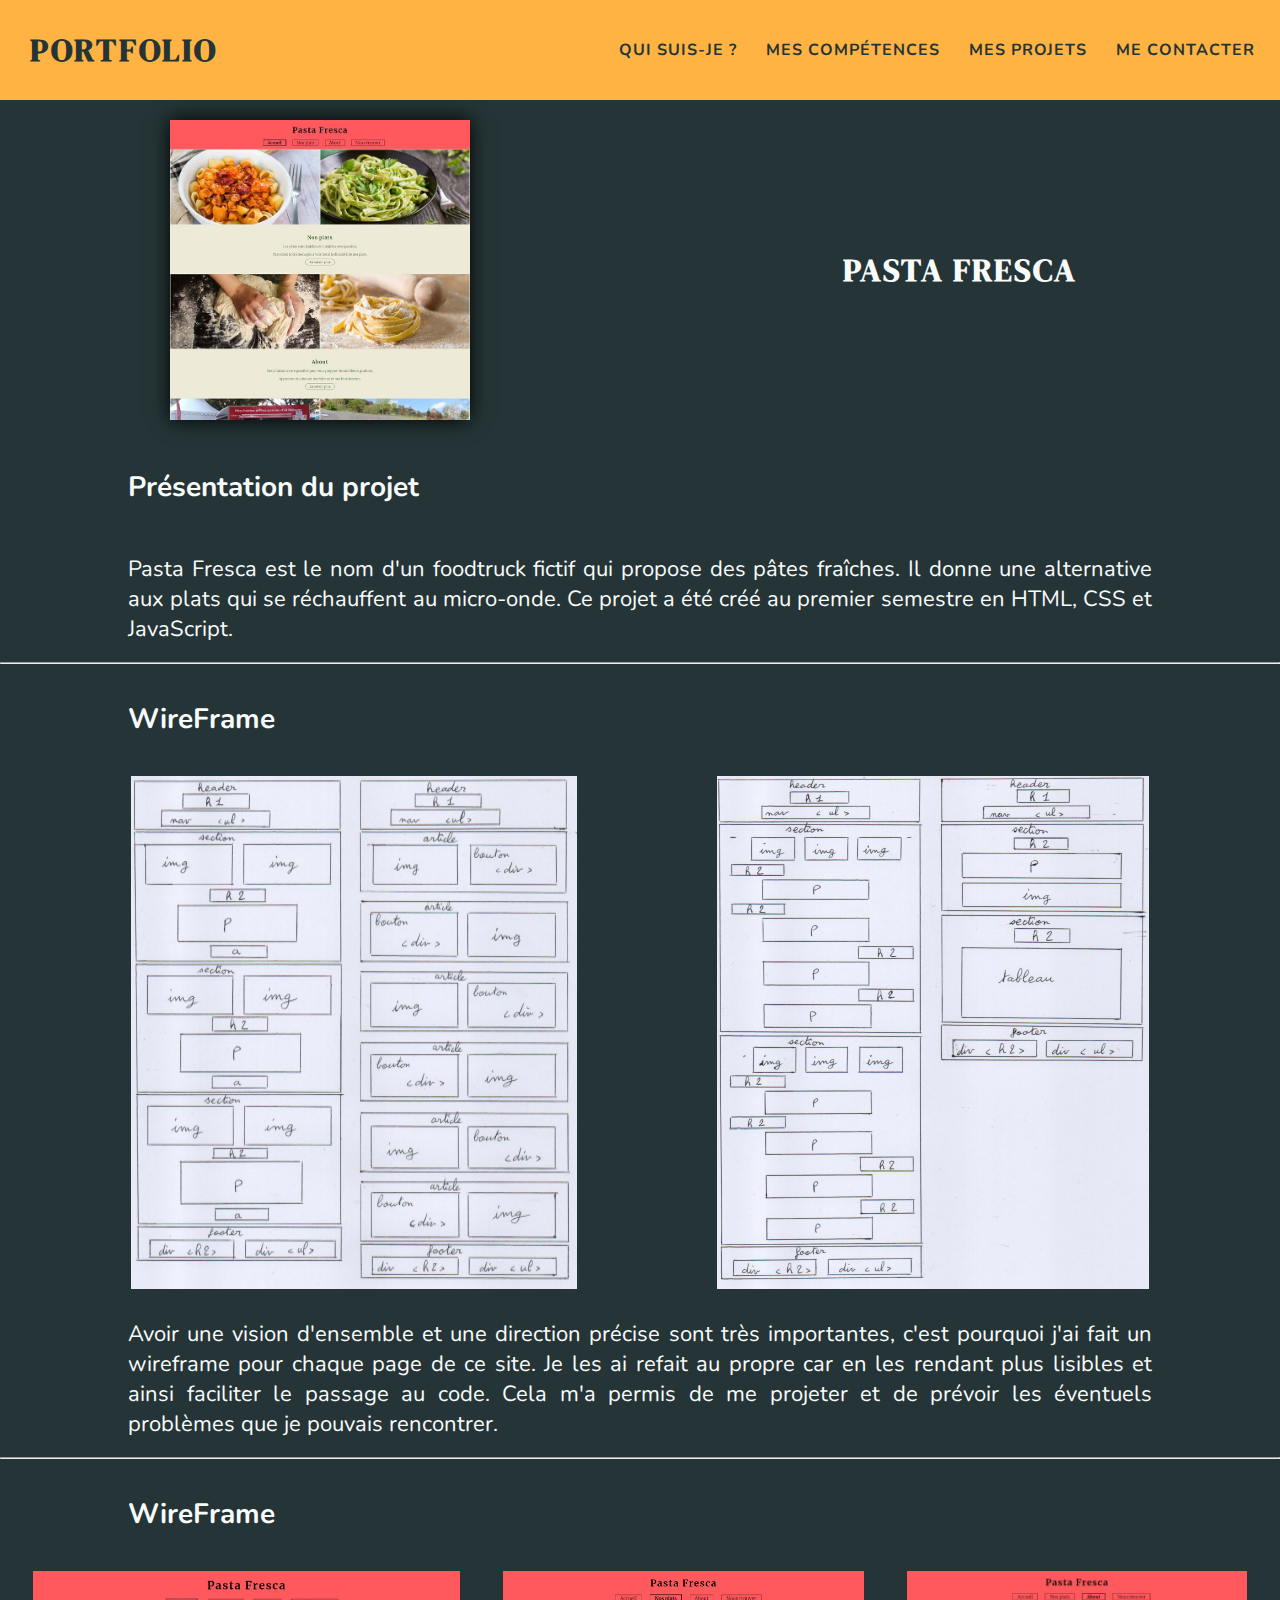
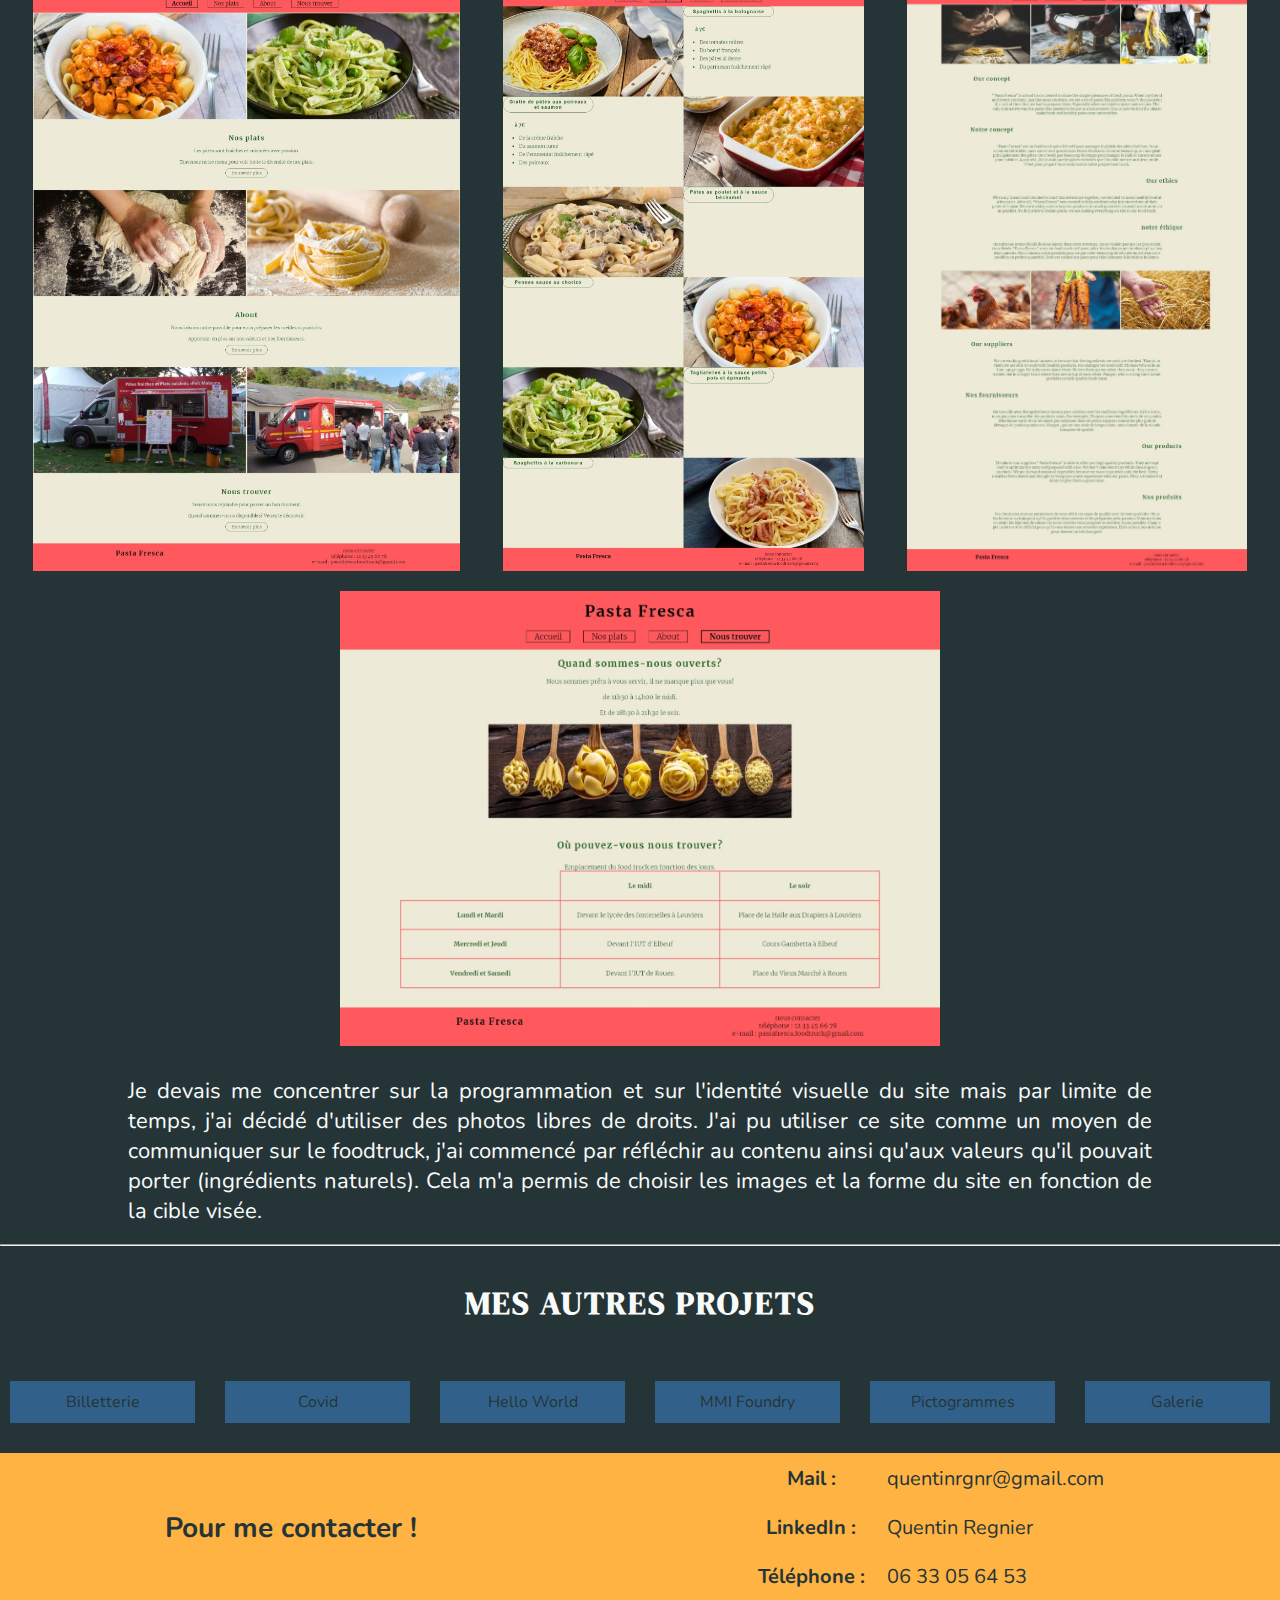
<file: projets/pastafresca.html>
<!DOCTYPE html>
<html lang="en">
<head>
    <meta charset="UTF-8">
    <meta http-equiv="X-UA-Compatible" content="IE=edge">
    <meta name="viewport" content="width=device-width, initial-scale=1.0">
    <link rel="stylesheet" href="../css/style.css">
    <link rel="stylesheet" href="../css/projets.css">
    <title>Portfolio Quentin Regnier</title>

    <!-- typographie -->

<link rel="preconnect" href="https://fonts.googleapis.com">
<link rel="preconnect" href="https://fonts.gstatic.com" crossorigin>
<link href="https://fonts.googleapis.com/css2?family=DM+Serif+Display&family=Nunito&display=swap" rel="stylesheet"> 

</head>
<body>
    
    <header id="soleil">

        <a href="../index.html#header"><h1 class="mob-list_item">Portfolio</h1></a>

        <nav>
            <a href="../index.html#header" class="mob-list_item">Qui suis-je ?</a>
            <a href="../index.html#competences" class="mob-list_item">Mes compétences</a>
            <a href="../index.html#projets" class="mob-list_item">Mes projets</a>
            <a href="../index.html#footer" class="mob-list_item">Me contacter</a>
        </nav>

        <div class="mob-menu">
            <div class="bg-menu"></div>
            <img class="mob-open" src="../images/open.svg" alt="svg pour ouvrir le menu">
            <aside class="mob-wrapper close">
                <img class="mob-close" src="../images/close.svg" alt="svg pour fermer le menu">
                <div class="mob-list">
                    <a href="../index.html#header" class="mob-list_item">Qui suis-je ?</a>
                    <a href="../index.html#competences" class="mob-list_item">Mes compétences</a>
                    <a href="../index.html#projets" class="mob-list_item">Mes projets</a>
                    <a href="../index.html#footer" class="mob-list_item">Me contacter</a>
                </div>
            </aside>
        </div>
    </header>

    <main id="haut">

        <article class="deuxieme premier">

            <section>
                <img class="projetsimg" src="../images/presentation_projets/pastafresca_img.jpg" alt="image de présentation du projet de site du foodtruck pasta fresca">
            </section>

            <section>
                <h2>Pasta Fresca</h2>
            </section>

        </article>

        <article class="deuxieme">
            <section>
                <h3>Présentation du projet</h3>
                <p>Pasta Fresca est le nom d'un foodtruck fictif qui propose des pâtes fraîches. Il donne une alternative aux plats qui se réchauffent au micro-onde. 
                    Ce projet a été créé au premier semestre en HTML, CSS et JavaScript.
                </p>
            </section>
        </article>

        <hr>

        <article class="deuxieme">
            <section>
                <h3>WireFrame</h3>
                <img src="../images/pastafresca/accueil-plats.png" alt="image des pages de l'accueil et des repas du site du foodtruck pasta fresca">
                <img src="../images/pastafresca/about-noustrouver.png" alt="image des pages about et nous trouver du site du foodtruck pasta fresca">
                <p>Avoir une vision d'ensemble et une direction précise sont très importantes, c'est pourquoi j'ai fait un wireframe pour chaque page de ce site.
                    Je les ai refait au propre car en les rendant plus lisibles et ainsi faciliter le passage au code.
                    Cela m'a permis de me projeter et de prévoir les éventuels problèmes que je pouvais rencontrer. 
                </p>
            </section>
        </article>

        <hr>

        <article class="deuxieme">
            <section>
                <h3>WireFrame</h3>
                <img src="../images/pastafresca/accueil.jpeg" alt="image de la page de l'accueil du site du foodtruck pasta fresca">
                <img src="../images/pastafresca/nosplats.jpeg" alt="image de la page nos plâts du site du foodtruck pasta fresca">
                <img src="../images/pastafresca/about.jpeg" alt="image de la page about du site du foodtruck pasta fresca">
                <img src="../images/pastafresca/noustrouver.jpeg" alt="image de la page nous trouver du site du foodtruck pasta fresca">
                <p>Je devais me concentrer sur la programmation et sur l'identité visuelle du site mais par limite de temps, j'ai décidé d'utiliser des photos libres de droits.
                    J'ai pu utiliser ce site comme un moyen de communiquer sur le foodtruck, j'ai commencé par réfléchir au contenu ainsi qu'aux valeurs qu'il pouvait porter (ingrédients naturels).
                    Cela m'a permis de choisir les images et la forme du site en fonction de la cible visée. 
                </p>
            </section>
        </article>

        <hr>

        <article class="dixieme">
            <section>
                <h2>Mes autres projets</h2>
                <ul>
                    <a href="billetterie.html"><li>Billetterie</li></a>
                    <a href="covid.html"><li>Covid</li></a>
                    <a href="helloworld.html"><li>Hello World</li></a>
                    <a href="mmifoundry.html"><li>MMI Foundry</li></a>
                    <a href="picto.html"><li>Pictogrammes</li></a>
                    <a href="galerie.html"><li>Galerie</li></a>
                </ul>
            </section>
        </article>

    </main>

    <footer>    

        <h3>Pour me contacter !</h3>

        <table>
            <tr>
                <th scope="row" scope="col">Mail : </th>
                <td scope="col">quentinrgnr@gmail.com</td>
            </tr>
            <tr>
                <th scope="row">LinkedIn : </th>
                <td><a href="https://fr.linkedin.com/in/quentin-regnier05" target="_blank">Quentin Regnier</a></td>
            </tr>
            <tr>
                <th scope="row">Téléphone : </th>
                <td>06 33 05 64 53</td>
            </tr>
        </table>

    </footer>
    
    <script src="../js/index.js" type="text/javascript"></script>

</body>
</html>
</file>
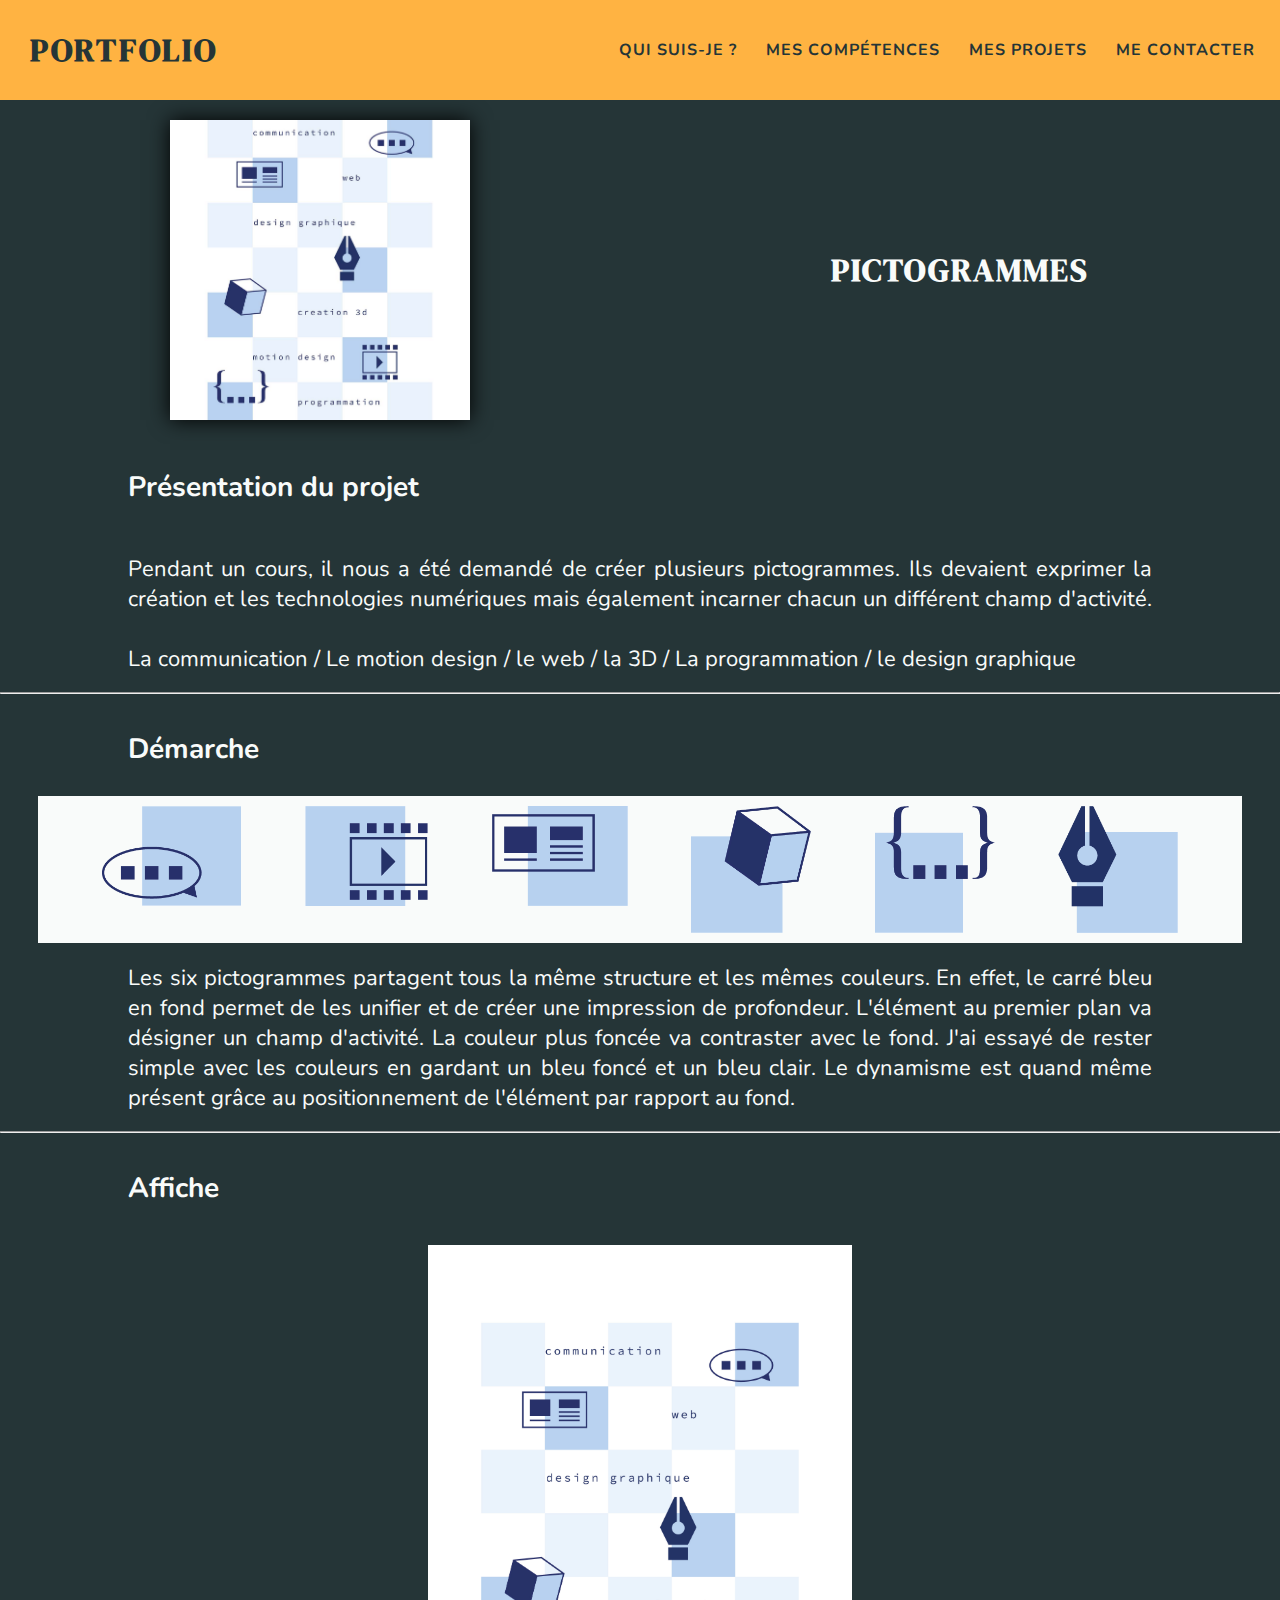
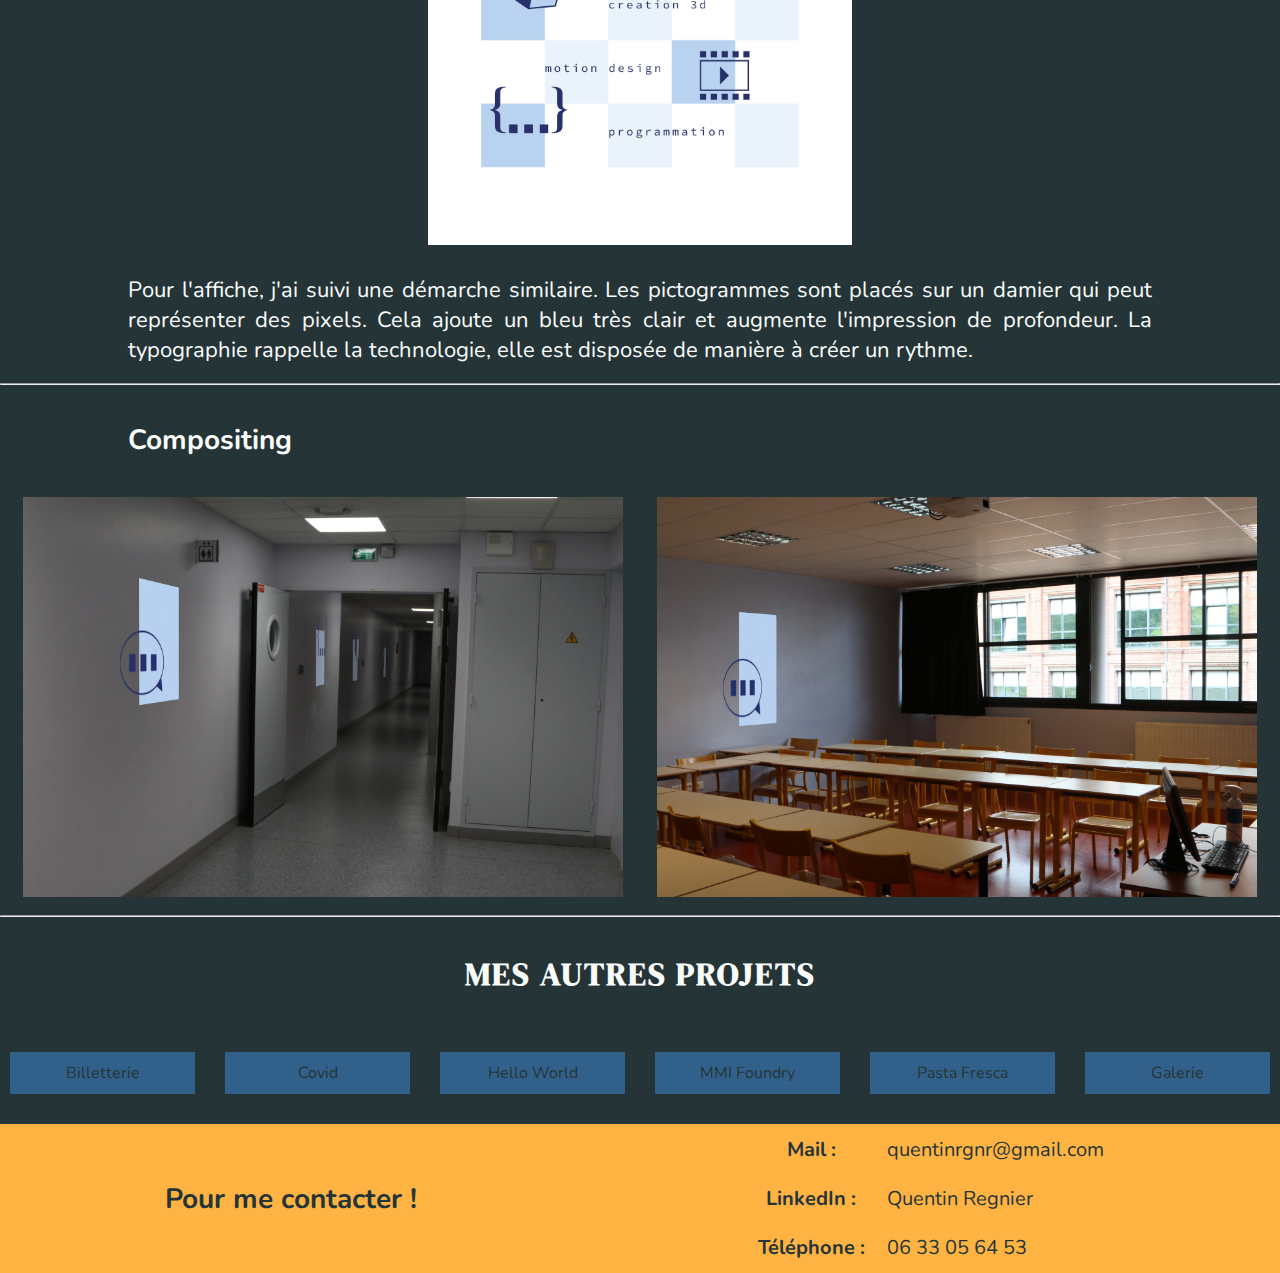
<file: projets/picto.html>
<!DOCTYPE html>
<html lang="en">
<head>
    <meta charset="UTF-8">
    <meta http-equiv="X-UA-Compatible" content="IE=edge">
    <meta name="viewport" content="width=device-width, initial-scale=1.0">
    <link rel="stylesheet" href="../css/style.css">
    <link rel="stylesheet" href="../css/projets.css">
    <title>Portfolio Quentin Regnier</title>

    <!-- typographie -->

<link rel="preconnect" href="https://fonts.googleapis.com">
<link rel="preconnect" href="https://fonts.gstatic.com" crossorigin>
<link href="https://fonts.googleapis.com/css2?family=DM+Serif+Display&family=Nunito&display=swap" rel="stylesheet"> 

</head>
<body>
    
    <header id="soleil">

        <a href="../index.html#header"><h1 class="mob-list_item">Portfolio</h1></a>

        <nav>
            <a href="../index.html#header" class="mob-list_item">Qui suis-je ?</a>
            <a href="../index.html#competences" class="mob-list_item">Mes compétences</a>
            <a href="../index.html#projets" class="mob-list_item">Mes projets</a>
            <a href="../index.html#footer" class="mob-list_item">Me contacter</a>
        </nav>

        <div class="mob-menu">
            <div class="bg-menu"></div>
            <img class="mob-open" src="../images/open.svg" alt="svg pour ouvrir le menu">
            <aside class="mob-wrapper close">
                <img class="mob-close" src="../images/close.svg" alt="svg pour fermer le menu">
                <div class="mob-list">
                    <a href="../index.html#header" class="mob-list_item">Qui suis-je ?</a>
                    <a href="../index.html#competences" class="mob-list_item">Mes compétences</a>
                    <a href="../index.html#projets" class="mob-list_item">Mes projets</a>
                    <a href="../index.html#footer" class="mob-list_item">Me contacter</a>
                </div>
            </aside>
        </div>
    </header>

    <main id="haut">

        <article class="premier deuxieme">

            <section>
                <img class="projetsimg" src="../images/presentation_projets/picto_img.jpg" alt="image de présentation du projet de création de pictogrammes">
            </section>

            <section>
                <h2>Pictogrammes</h2>
            </section>

        </article>

        <article class="deuxieme">
            <section>
                <h3>Présentation du projet</h3>
                <p>Pendant un cours, il nous a été demandé de créer plusieurs pictogrammes. Ils devaient exprimer la création et les technologies numériques mais également incarner chacun un différent champ d'activité.
                </p>
                <p>La communication / Le motion design / le web / la 3D / La programmation / le design graphique</p>
            </section>
        </article>

        <hr>

        <article class="deuxieme">
            <section>
                <h3>Démarche</h3>
                <section style="background-color: #f9fbfa; padding: 10px 0px; margin: 0px 3%;">
                    <img class="pich" src="../images/pictos/communication.png" alt="image du pictogramme de communication">
                    <img class="pich" src="../images/pictos/motiondesign.png" alt="image du pictogramme de motion design">
                    <img class="pich" src="../images/pictos/web.png" alt="image du pictogramme du web">
                    <img class="picw" src="../images/pictos/creation3d.png" alt="image du pictogramme de création 3D">
                    <img class="picw" src="../images/pictos/programmation.png" alt="image du pictogramme de programmation">
                    <img class="picw" src="../images/pictos/designgraphique.png" alt="image du pictogramme de design graphique">
                </section>
                <p>Les six pictogrammes partagent tous la même structure et les mêmes couleurs.
                    En effet, le carré bleu en fond permet de les unifier et de créer une impression de profondeur.
                    L'élément au premier plan va désigner un champ d'activité. La couleur plus foncée va contraster avec le fond.
                    J'ai essayé de rester simple avec les couleurs en gardant un bleu foncé et un bleu clair.
                    Le dynamisme est quand même présent grâce au positionnement de l'élément par rapport au fond.
                </p>
            </section>
        </article>

        <hr>

        <article class="deuxieme">
            <section class="colcol">
                <h3>Affiche</h3>
                <img src="../images/pictos/AfficheTypo.jpg" alt="image de l'affiche du projet de création de pictogrammes">
                <p style="width: 100%;">Pour l'affiche, j'ai suivi une démarche similaire. Les pictogrammes sont placés sur un damier qui peut représenter des pixels.
                    Cela ajoute un bleu très clair et augmente l'impression de profondeur.
                    La typographie rappelle la technologie, elle est disposée de manière à créer un rythme.
                </p>
            </section>
        </article>

        <hr>

        <article class="deuxieme">
            <section>
                <h3>Compositing</h3>
                <img src="../images/pictos/Lieu1.jpg" alt="image des pictogrammes dans un lieu">
                <img src="../images/pictos/Lieu2.jpg" alt="image des pictogrammes dans un lieu">
            </section>
        </article>

        <hr>

        <article class="dixieme">
            <section>
                <h2>Mes autres projets</h2>
                <ul>
                        <a href="billetterie.html"><li>Billetterie</li></a>
                        <a href="covid.html"><li>Covid</li></a>
                        <a href="helloworld.html"><li>Hello World</li></a>
                        <a href="mmifoundry.html"><li>MMI Foundry</li></a>
                        <a href="pastafresca.html"><li>Pasta Fresca</li></a>
                        <a href="galerie.html"><li>Galerie</li></a>
                </ul>
            </section>
        </article>

    </main>

    <footer>    

        <h3>Pour me contacter !</h3>

        <table>
            <tr>
                <th scope="row" scope="col">Mail : </th>
                <td scope="col">quentinrgnr@gmail.com</td>
            </tr>
            <tr>
                <th scope="row">LinkedIn : </th>
                <td><a href="https://fr.linkedin.com/in/quentin-regnier05" target="_blank">Quentin Regnier</a></td>
            </tr>
            <tr>
                <th scope="row">Téléphone : </th>
                <td>06 33 05 64 53</td>
            </tr>
        </table>

    </footer>
    
    <script src="../js/index.js" type="text/javascript"></script>

</body>
</html>
</file>
<file: css/style.css>
/* COULEURS 
#fffffe blanc
#272526 noir
#31618a bleu
#dd5641 rouge
*/ 

/* COULEURS N1
#f9fbfa blanc
#253537 noir
#ffb342 jaune       pas utilise
#e94d49 rouge
*/ 

/* COULEURS N2 
#ece4b8 blanc
#08302c vert fonce
#e01a1f rouge
*/ 


html, body{
    padding: 0px;
    margin: 0px;
    font-family: 'Nunito', sans-serif;
    color: #f9fbfa;
    background-color: #253537;
    overflow-x: hidden;
    scroll-behavior: smooth;
}

header{
    background-color: #ffb342;
    position: fixed;
    width: 100%;
    height: 100px;
    display: flex;
    justify-content: space-between;
    align-items: center;
    font-family: 'DM Serif Display', serif;
    z-index: 4;
    letter-spacing: 1px;

    text-transform: uppercase;
}

#haut{
    padding-top: 100px;
}

nav a{
    padding: 1rem 0px 1rem 0px;
    margin-right: 25px;
    font-size: medium;
    font-weight: bold;
    font-family: 'Nunito', sans-serif;

}

.mob-menu{
    position: fixed;
    top: 0px;
    left: 0px;
}

/* TITTRES ################################################################# */

h1{
    padding: 0.5rem 0px 0.5rem 0px;
    margin: 8px 8px 8px 30px;
    letter-spacing: 3px;
}
h2{
    font-family: 'DM Serif Display', serif;
    font-size: 32px;
    letter-spacing: 2px;
    text-transform: uppercase;
}
.deuxieme h3, 
.troisieme h3{
    width: 90%;
    margin-left: 10%;
    font-size: 28px;
}
h4{
    margin: 5px;
    font-size: 24px;
}

p{
    font-size: 22px;
}

footer h3{
    font-size: 28px;
}
footer{
    background-color: #ffb342;
    color: #253537;
    display: flex;
    flex-wrap: wrap;
    align-items: center;
    justify-content: space-around;
}

th,
td{
    padding: 10px;
    font-size: 20px;
}

article{
    display: flex;
}

.premier{
    flex-wrap: wrap;
}

.deuxieme, 
.troisieme{
    flex-direction: column;
    align-items: center;
}

.premier section{
    flex: 1 0 50%;
    display: flex;
    flex-direction: column;
    align-items: center;
    justify-content: space-around;
}

.premier p{
    text-align: justify;
    max-width: 75%;
}

.deuxieme section,
.troisieme section{
    display: flex;
    width: 100%;
    flex-wrap: wrap;
    justify-content: space-evenly;
}

.troisieme ul{
    list-style: none;
    display: grid;
    padding: 10px;
    grid-template-columns: repeat(4, 1fr);
    grid-gap: 30px;
    grid-auto-rows: minmax(150px, auto);
    text-align: center;
}
.troisieme img{
    width: 75px;
}
.troisieme li{
    transition: all 500ms ease;
}
.troisieme li:hover{
    color: #ffb342;
    transform: scale(1.1);
}

.listeprojet{
    background-color: #f9fbfa;
    margin: 0.5rem 0.5rem;
    padding: 0px 1rem;
}


/* images */

.premier section img{
    max-width: 300px;
    max-height: 300px;
    margin: 20px 0px 20px 0px;
    padding: 0px;

    box-shadow: 0px 0px 20px black;
}
.premier section img:not(.projetsimg){
    border-radius: 25%;
}


/* liens */

.cv{
    color: #253537;
    background-color: #f9fbfa;
    font-size: larger;
    text-decoration: none;
    border-radius: 50px;
    padding: 15px;
    margin: 15px 0px;
    transition: all 500ms ease-in-out;
}
.cv:hover{
    background-color: #ffb342;
    padding: 15px 50px 15px 50px;
}

a{
    text-decoration: none;
    color: #253537;
}

.ancre{
    position:relative; 
    top:-100px;
}

/* TRANSITIONS PROJETS #########################################################" */

.projetsimg{
    height: 305px;
    transition: all ease 0.2s;
}

.block{
    position: static;
    height: 300px;
    width: 300px;
    border-radius: 10px;
    margin: 2rem;
    box-shadow: 5px 5px 20px black;
    overflow: hidden;
}

.intro{
    height: 310px;
    width: 310px;
    padding: 6px;
    box-sizing: border-box;
    position: relative;
    bottom: 70px;

    background-color: rgba(37, 53, 55, 0.6);
    color: #f9fbfa;
    transition: all ease 0.4s;

    display: flex;
    flex-direction: column;
    align-items: center;
}

aside p{
    text-align: justify;
    font-size: 18px;
    margin: 40px 10px 10px 10px;
    visibility: hidden;
    opacity: 0;
}
span{
    font-weight: bold;
}

.block:hover .intro{
    bottom: 315px;
    background-color: rgba(37, 53, 55, 0.8);
}
.block:hover p{
    opacity: 1;
    visibility: visible;
}
.block:hover .projetsimg{
    transform: scale(1.1) rotate(-3deg);
}

/* EFFETS LIENS #########################################################" */

.mob-list_item{
    position: relative;
    display: inline-block;
}
.mob-list_item::before,
.mob-list_item::after{
    content: '';
    position: absolute;
    left: 0px;
    width: 100%;
    height: 3px;
    background-color: #253537;
    transform: scaleX(0);
    transition: transform 0.5s;
}
.mob-list_item::before{
    top: 0px;
    transform-origin: left;
}
.mob-list_item::after{
    bottom: 0px;
    transform-origin: right;
}
.mob-list_item:hover::before,
.mob-list_item:hover::after{
    transform: scaleX(1);
}

/* EFFETS SCROLL #########################################################" */

.reveal{
    position: relative;
    transform: translateY(150px);
    opacity: 0;
    transition: all 1s ease;
}

.reveal.active{
    position: relative;
    transform: translateY(0px);
    opacity: 1;
}


@media (min-width: 901px){
    .mob-menu{
        display: none;
    }
}

@media (max-width: 900px){

    h1{
        padding: 0;
        margin: 0;
        letter-spacing: 2px;
    }
    h2{
        font-size: 1.5rem;
        letter-spacing: 1px;
    }
    .deuxieme section h3,
    .troisieme section h3{
        width: 97%;
        margin-left: 3%;
        font-size: 24px;
    }
    h4{
        margin: 5px;
        font-size: 20px;
    }

    .bg-menu{
        position: fixed;
        top: 0px;
        right: 0px;
        background-color: #ffb342;
        width: 60px;
        height: 60px;
    }

    header{
        height: 60px;
        justify-content: space-around;
    }

    nav{
        display: none;
    }

    .mob-open,
    .mob-close{
        width: 40px;
        height: 40px;
        position: fixed;
        top: 10px;
        right: 10px;
        cursor: pointer;
        transition: all 300ms ease-in-out;
    }
    .mob-open:hover,
    .mob-close:hover{
        transform: scale(1.25);
    }
    .mob-list{
        font-family: 'Nunito', sans-serif;
        position: fixed;
        right: 0px;
        padding: 20px 25px;
        display: flex;
        flex-direction: column;
        align-items: center;
        justify-content: center;
        background-color: #ffb342;
    }
    .mob-list_item:not(h1){
        padding: 1rem 0px 1rem 0px;
        margin-right: 1rem;
    }
    .mob-list:first-of-type{
        padding-top: 70px;
    }
    .mob-list:last-of-type{
        padding-bottom: 20px;
    }
    .mob-close{
        z-index: 5;
    }

    /* javascript */

    .opened{
        display: block;
        opacity: 1;
        animation: openAnim 400ms ease-in-out;
    }
    .close{
        display: none;
        opacity: 0;
    }

    @keyframes openAnim {
        0% {
            opacity: 0;
        }
        100% {
            opacity: 1;
        }
    }

    /* style mob suite */

    #haut{
        padding-top: 60px;
    }

    footer{
        flex-direction: column;
    }
    footer h3{
        font-size: 24px;
    }
    th, 
    td{
        font-size: 18px;
        padding: 5px 10px;
    }

    .premier{
        display: flex;
        flex-direction: column;
        padding-top: 20px;
    }

    .premier p{
        max-width: 90%;
        font-size: large;
    }

    .premier section img{
        flex: 1 1 auto;
        max-width: 250px;
        max-height: 250px;
        margin: 0px;
        padding: 0px;
    } 

    .troisieme ul{
        grid-template-columns: repeat(2, 1fr);
        grid-gap: 20px;
        grid-auto-rows: minmax(100px, auto);
        text-align: center;
    }
    .troisieme img{
        width: 50px;
    }

    .ancre{
        top:0px;
    }

    /* TRANSITIONS PROJETS ######################################### */
    .projetsimg{height: 205px;}
    .block{
        flex: 0 0 auto;
        height: 200px;
        width: 200px;
        margin: 1rem;
    }
    .intro{
        height: 205px;
        width: 205px;
        bottom: 60px;
    }
    aside p{
        font-size: 12px;
        margin: 20px 10px 10px 10px;  
    }
    .block:hover .intro{
        bottom: 213px;
    }
    
}
</file>
<file: css/projets.css>
html, body{
    padding: 0px;
    margin: 0px;
}

/* AUTRES PROJETS #########################################################" */

li>a{
    color:#d8ebfa;
}

.dixieme section{
    display: flex;
    width: 100%;
    flex-direction: column;
    flex-wrap: wrap;
}
h2{
    margin-left: auto;
    margin-right: auto;
}

.dixieme ul{
    list-style: none;
    display: grid;
    padding: 10px;
    grid-template-columns: repeat(6, 1fr);
    grid-gap: 30px;
    grid-auto-rows: minmax(50px, auto);

    align-items: center;
    text-align: center;
    justify-content: space-evenly;
}

.dixieme li{
    background-color: #31618a;
    padding: 10px 0px;
    transition: transform 500ms ease;
}

.dixieme li:hover{
    transform: scale(1.1);
}

.deuxieme p{
    text-align: justify;
    font-size: 22px;
    width: 100%;
    margin: 20px 10% 10px 10%;
}



.premier section{
    flex: 1 0 50%;
    display: flex;
    flex-direction: column;
    align-items: center;
    justify-content: space-around;
}

.premier{
    flex-direction: row;
}

.picw{
    width: 120px;
}
.pich{
    height: 100px;
}

.logohw{
    max-width: 15%;
    height: auto;
    margin: 20px auto;
}

article section img:not(.projetsimg, .mob-close, .mob-open, .pich, .picw, .logohw){
    margin: 10px;
    max-width: 600px;
    max-height: 600px;
    transition: transform 0.5s ease;
}

article section img:not(.projetsimg, .mob-close, .mob-open):hover{
    transform: scale(1.1);
    box-shadow: 5px 5px 20px black;
    z-index: 3;
}

.colcol img{
    margin-left: 10%;
    margin-right: 10%;
}

embed{
    width: 80%;
    height: 700px;
}

@media (max-width: 900px){

    .deuxieme p{
        font-size: large;
        max-width: 90%;
        margin: 20px 5% 10px 5%;
    }

    .dixieme ul{
        grid-template-columns: repeat(2, 1fr);
        grid-gap: 10px;
        grid-auto-rows: minmax(30px, auto);
    }

    .dixieme li{
        padding: 5px 0px;
    }

    .dixieme li:hover{
        transform: scale(1.05);
    }

    article section img:not(.projetsimg, .mob-close, .mob-open, .logohw, .pich, .picw){
        margin: 15px 10%;
        max-height: none;
        width: 80%;
    }
    .pich, 
    .picw{
        margin: 5px;
    }
    img:not(.projetsimg, .mob-close, .mob-open):hover{
        transform: scale(1.05);
        box-shadow: 0px 0px 10px black;
    }

    .premier{
        flex-direction: column;
    }

    .part,
    .part~hr{
        display: none;
    }



    embed{
        width: 80%;
        height: 500px;
    }
}
</file>
